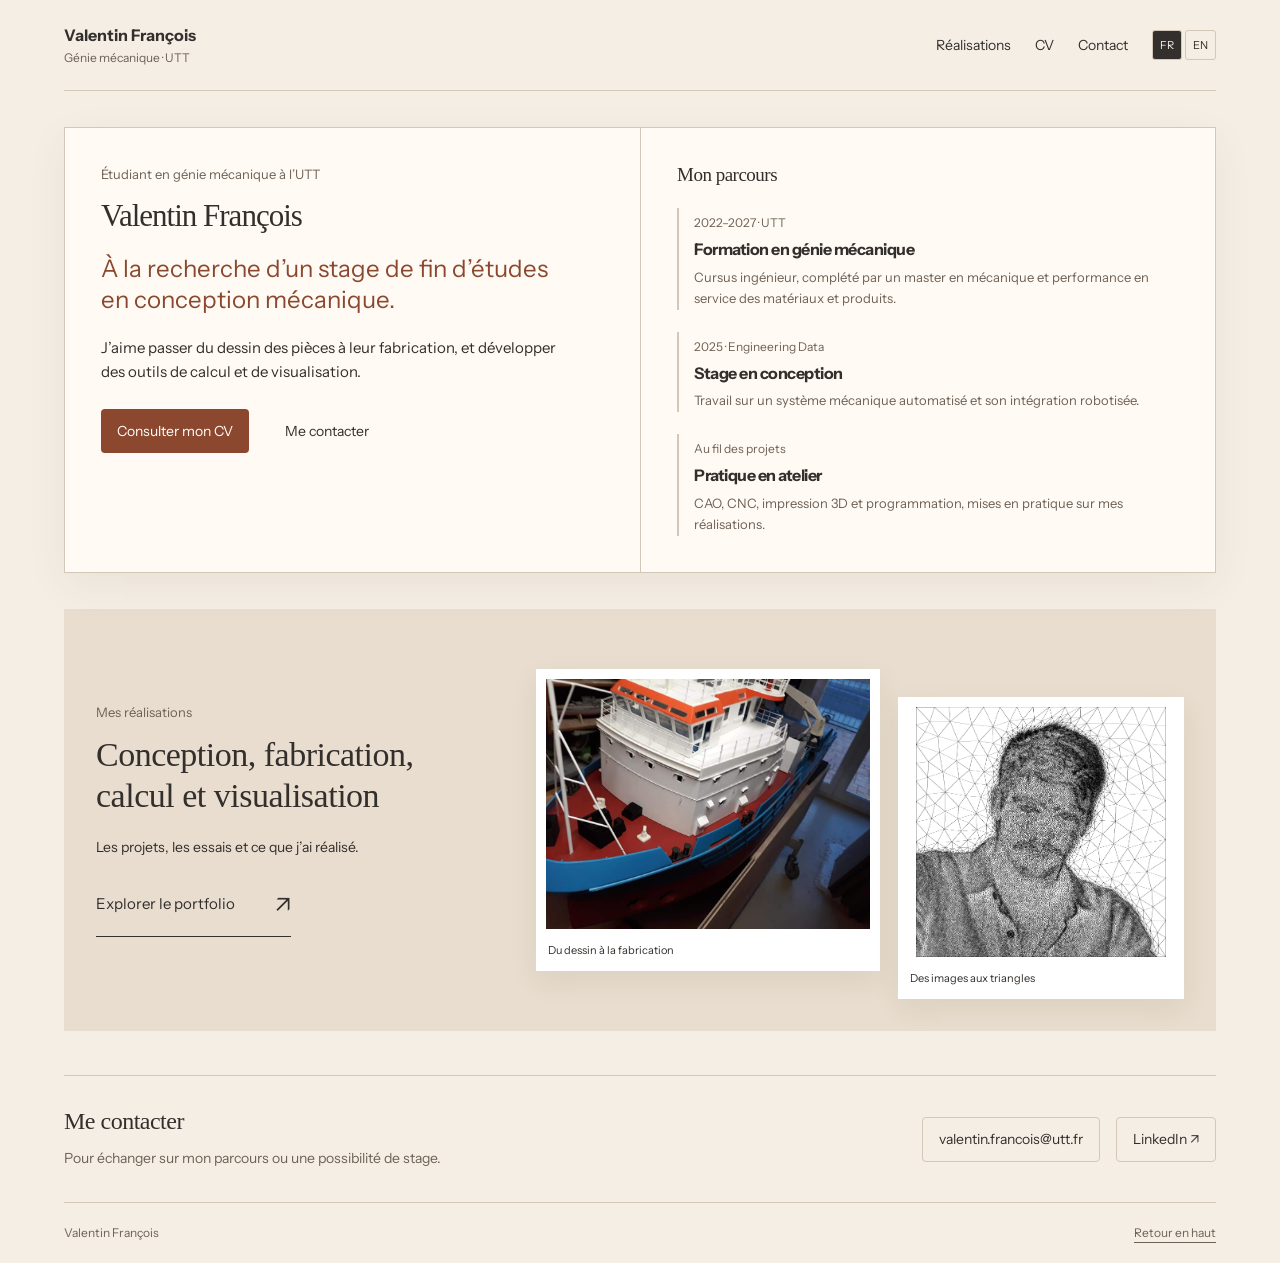
<file: index.html>
<!doctype html><html lang="fr"><head><meta charset="utf-8"><meta name="viewport" content="width=device-width,initial-scale=1"><meta name="referrer" content="no-referrer"><meta http-equiv="Content-Security-Policy" content="default-src 'self'; script-src 'self'; style-src 'self'; img-src 'self' data:; media-src 'self'; font-src 'self'; connect-src 'none'; object-src 'none'; base-uri 'none'; form-action 'none'"><title>Valentin François — Présentation</title><link rel="stylesheet" href="shared/common.css?v=287ab3aba1d5"><link rel="stylesheet" href="shared/round-three.css?v=5eefbe527104"><link rel="stylesheet" href="theme.css?v=60406e2968bf"><link rel="stylesheet" href="shared/album-variations.css?v=f61e6656d7dc"><script src="shared/round-three.js?v=5863e6a44293" defer></script><meta name="description" content="Une sélection de mes projets en conception, fabrication, calcul et visualisation. Ce portfolio retrace mon parcours, de mes premières réalisations en atelier à mes travaux actuels."><meta property="og:title" content="Valentin François — Présentation"><meta property="og:description" content="Une sélection de mes projets en conception, fabrication, calcul et visualisation. Ce portfolio retrace mon parcours, de mes premières réalisations en atelier à mes travaux actuels."><meta property="og:type" content="website"><meta property="og:url" content="https://valentin-francois.github.io/"><meta property="og:image" content="https://valentin-francois.github.io/assets/portfolio-preview.png"><meta property="og:image:width" content="1200"><meta property="og:image:height" content="627"><link rel="canonical" href="https://valentin-francois.github.io/"><link rel="stylesheet" href="shared/publication.css?v=a9c066d909a7"><script src="i18n.js?v=01ff9d672e42" defer></script></head><body class="round-three album album-edition home"><a class="skip" href="#contenu">Aller au contenu</a><header class="site-header"><a class="brand" href="index.html">Valentin François<span>Génie mécanique · UTT</span></a><nav aria-label="Navigation principale"><a href="portfolio.html">Réalisations</a><a data-cv-link href="output/pdf/CV-Valentin-Francois-FR-illustre.pdf?v=7b9af9a30fbf">CV</a><a href="#contact">Contact</a><div class="language-switch" role="group" aria-label="Langue"><button type="button" data-language="fr" aria-pressed="true">FR</button><button type="button" data-language="en" aria-pressed="false">EN</button></div></nav></header><main id="contenu"><div class="edition-spread"><section class="edition-profile"><div class="profile-copy"><p class="eyebrow">Étudiant en génie mécanique à l’UTT</p><h1>Valentin François</h1><p class="stage">À la recherche d’un stage de fin d’études en conception mécanique.</p><p class="bio">J’aime passer du dessin des pièces à leur fabrication, et développer des outils de calcul et de visualisation.</p><div class="profile-actions"><a class="primary-link" data-cv-link href="output/pdf/CV-Valentin-Francois-FR-illustre.pdf?v=7b9af9a30fbf">Consulter mon CV</a><a href="#contact">Me contacter</a></div></div></section><section class="journey" aria-labelledby="journey-title"><h2 id="journey-title">Mon parcours</h2><div class="journey-items"><article><span>2022–2027 · UTT</span><h3>Formation en génie mécanique</h3><p>Cursus ingénieur, complété par un master en mécanique et performance en service des matériaux et produits.</p></article><article><span>2025 · Engineering Data</span><h3>Stage en conception</h3><p>Travail sur un système mécanique automatisé et son intégration robotisée.</p></article><article><span>Au fil des projets</span><h3>Pratique en atelier</h3><p>CAO, CNC, impression 3D et programmation, mises en pratique sur mes réalisations.</p></article></div></section></div><a class="edition-door" href="portfolio.html"><div class="edition-title"><p class="eyebrow">Mes réalisations</p><h2>Conception, fabrication, <br>calcul et visualisation</h2><p>Les projets, les essais et ce que j’ai réalisé.</p><span class="open-label">Explorer le portfolio <span aria-hidden="true">↗</span></span></div><div class="edition-photos"><figure><img src="assets/130-FB_IMG_1637682945299.jpg" alt="Bateau radiocommandé construit en bois"><figcaption>Du dessin à la fabrication</figcaption></figure><figure><img src="assets/maillage-noir-valide.png" alt="Portrait reproduit avec les arêtes d’un maillage adaptatif"><figcaption>Des images aux triangles</figcaption></figure></div></a><section id="contact" class="contact-area"><div><h2>Me contacter</h2><p>Pour échanger sur mon parcours ou une possibilité de stage.</p></div><div class="contact-actions"><a href="mailto:valentin.francois@utt.fr">valentin.francois@utt.fr</a><a href="https://www.linkedin.com/in/valentin-fran%C3%A7ois-31057825a" target="_blank" rel="noopener noreferrer">LinkedIn ↗</a></div></section></main><footer><span>Valentin François</span><a href="#contenu">Retour en haut</a></footer></body></html>
</file>
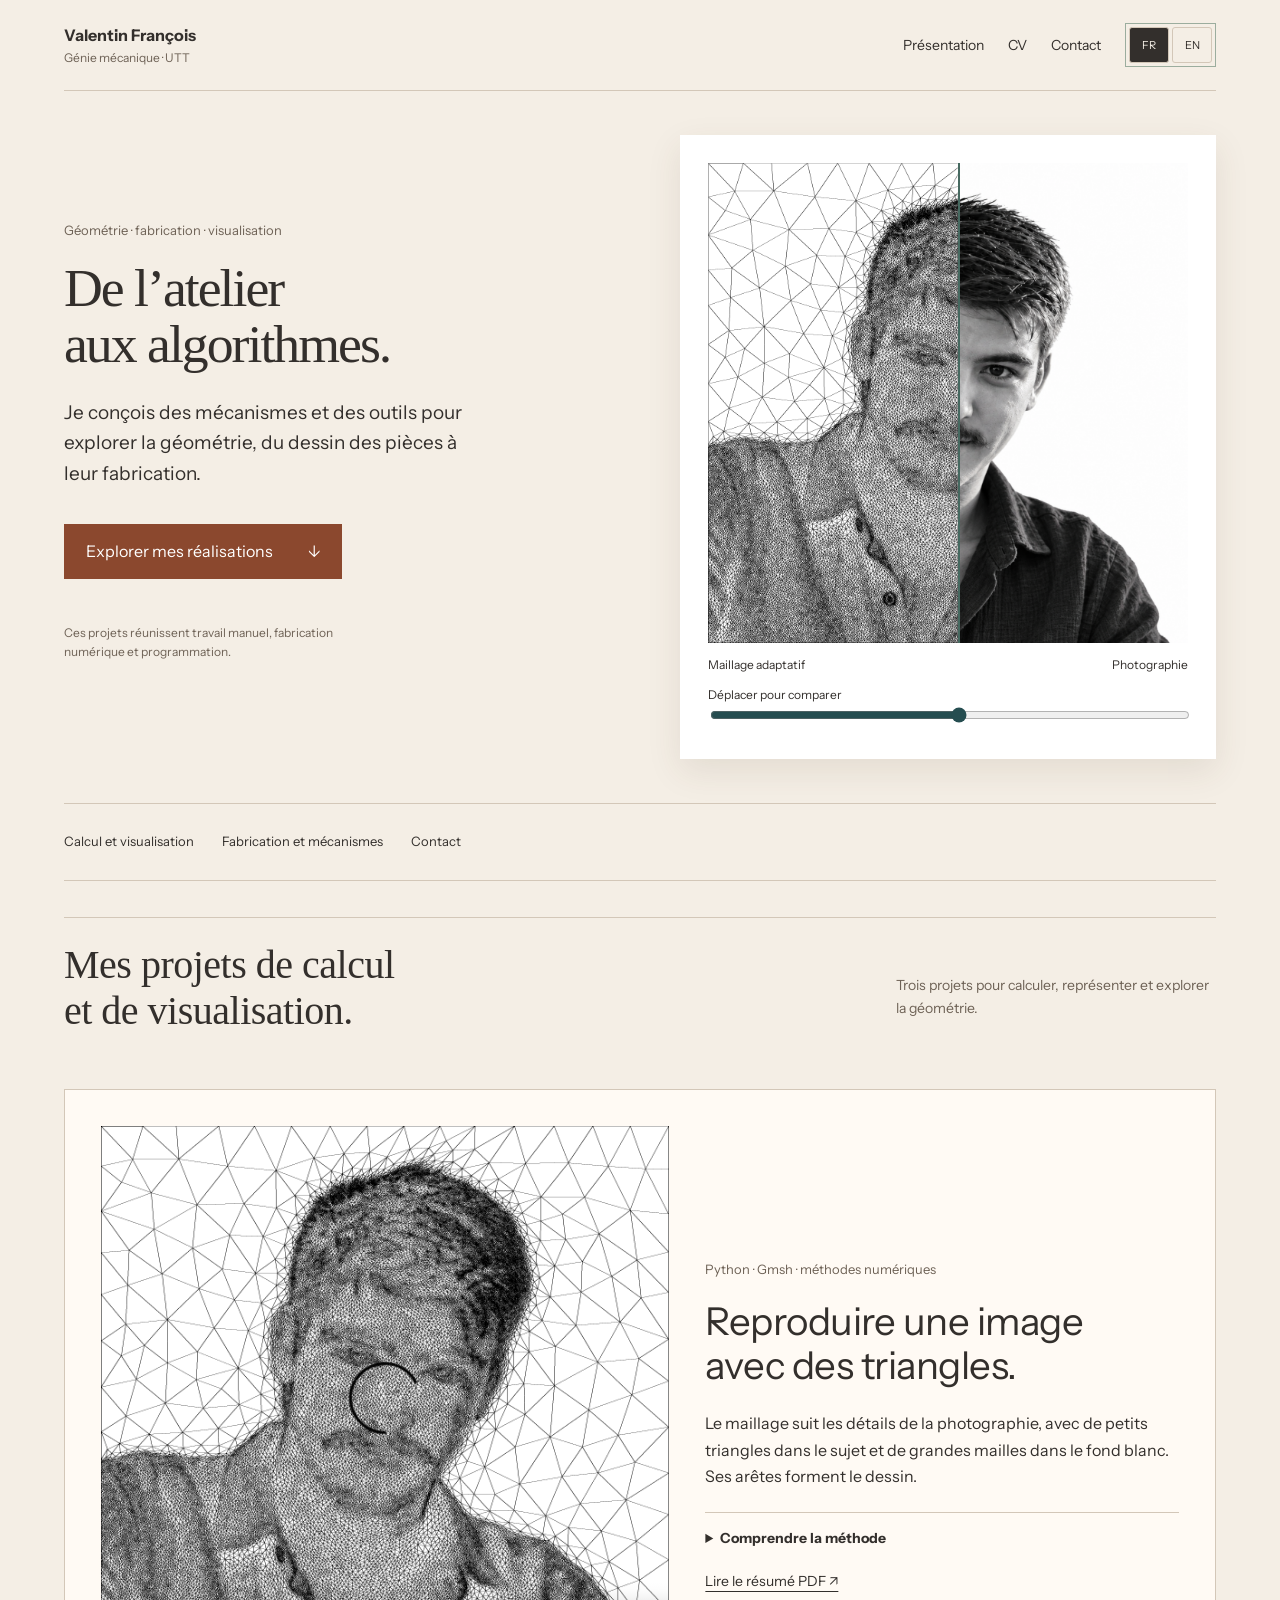
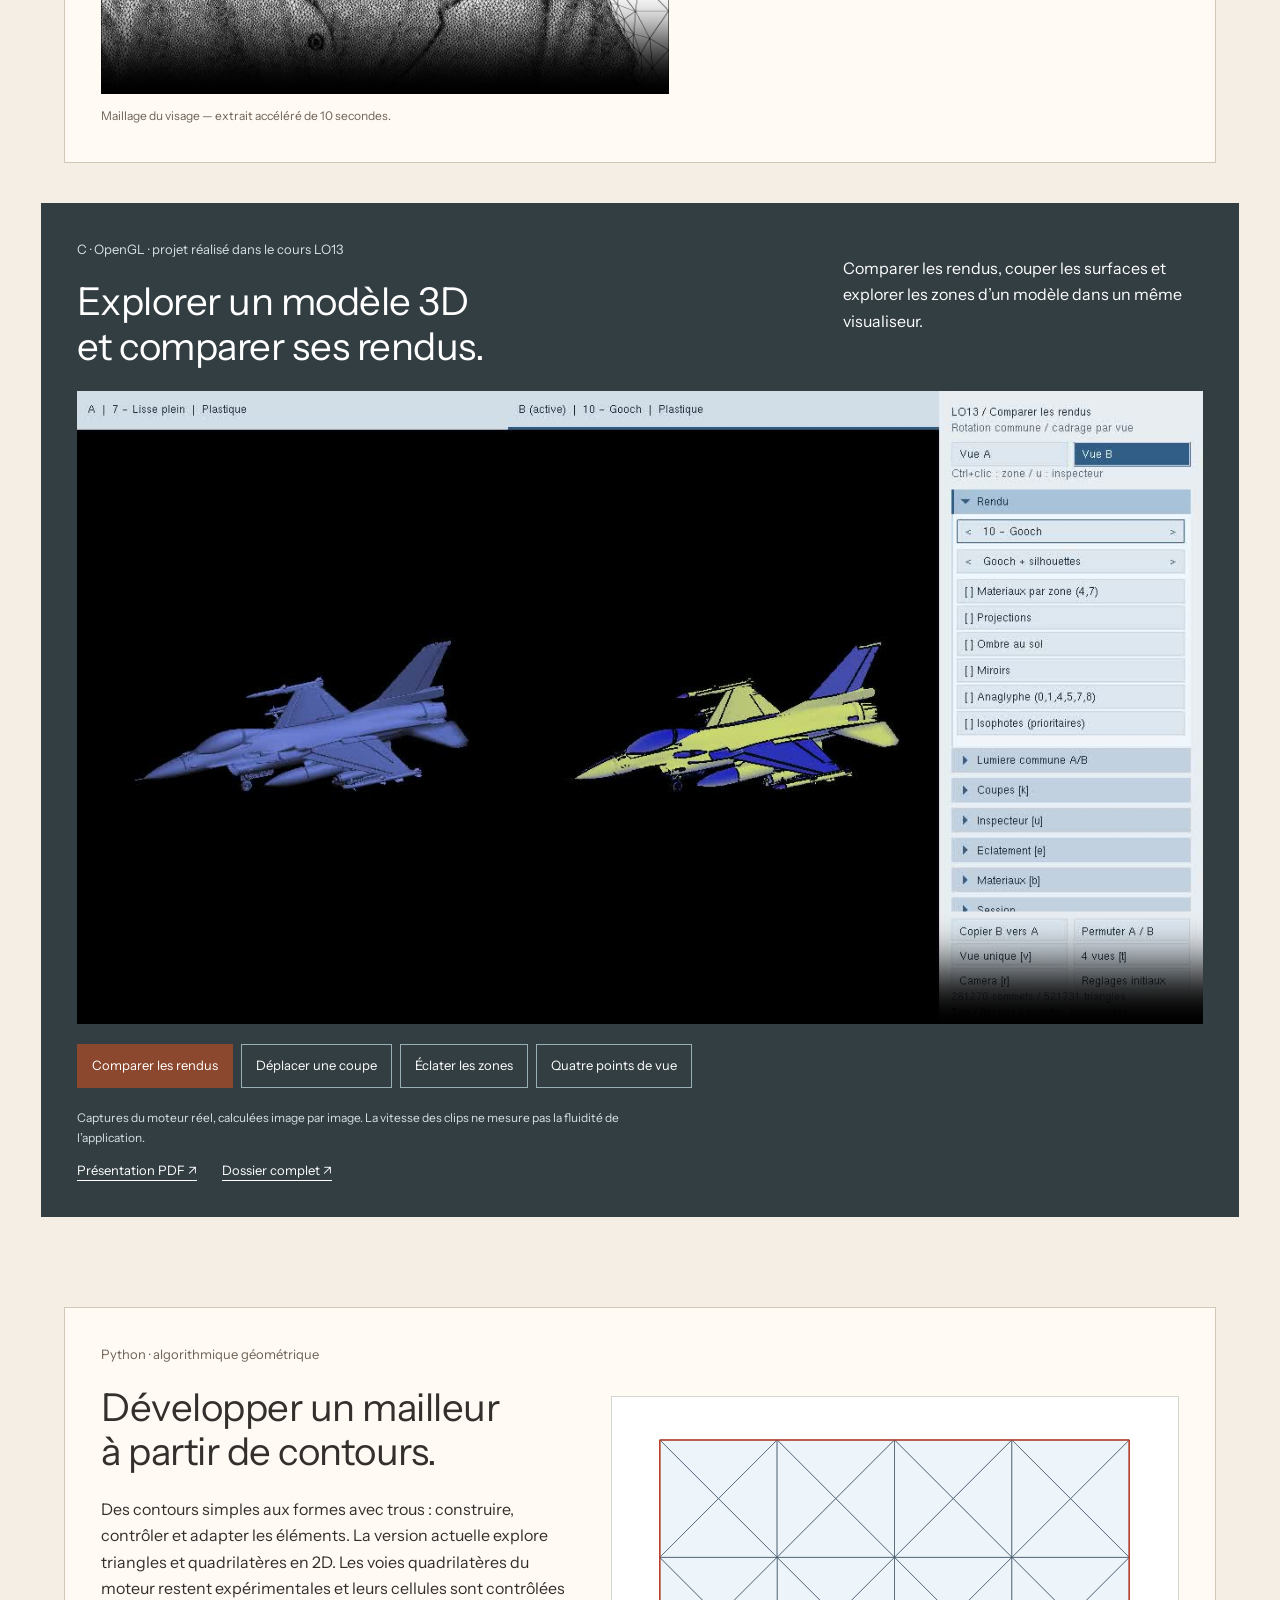
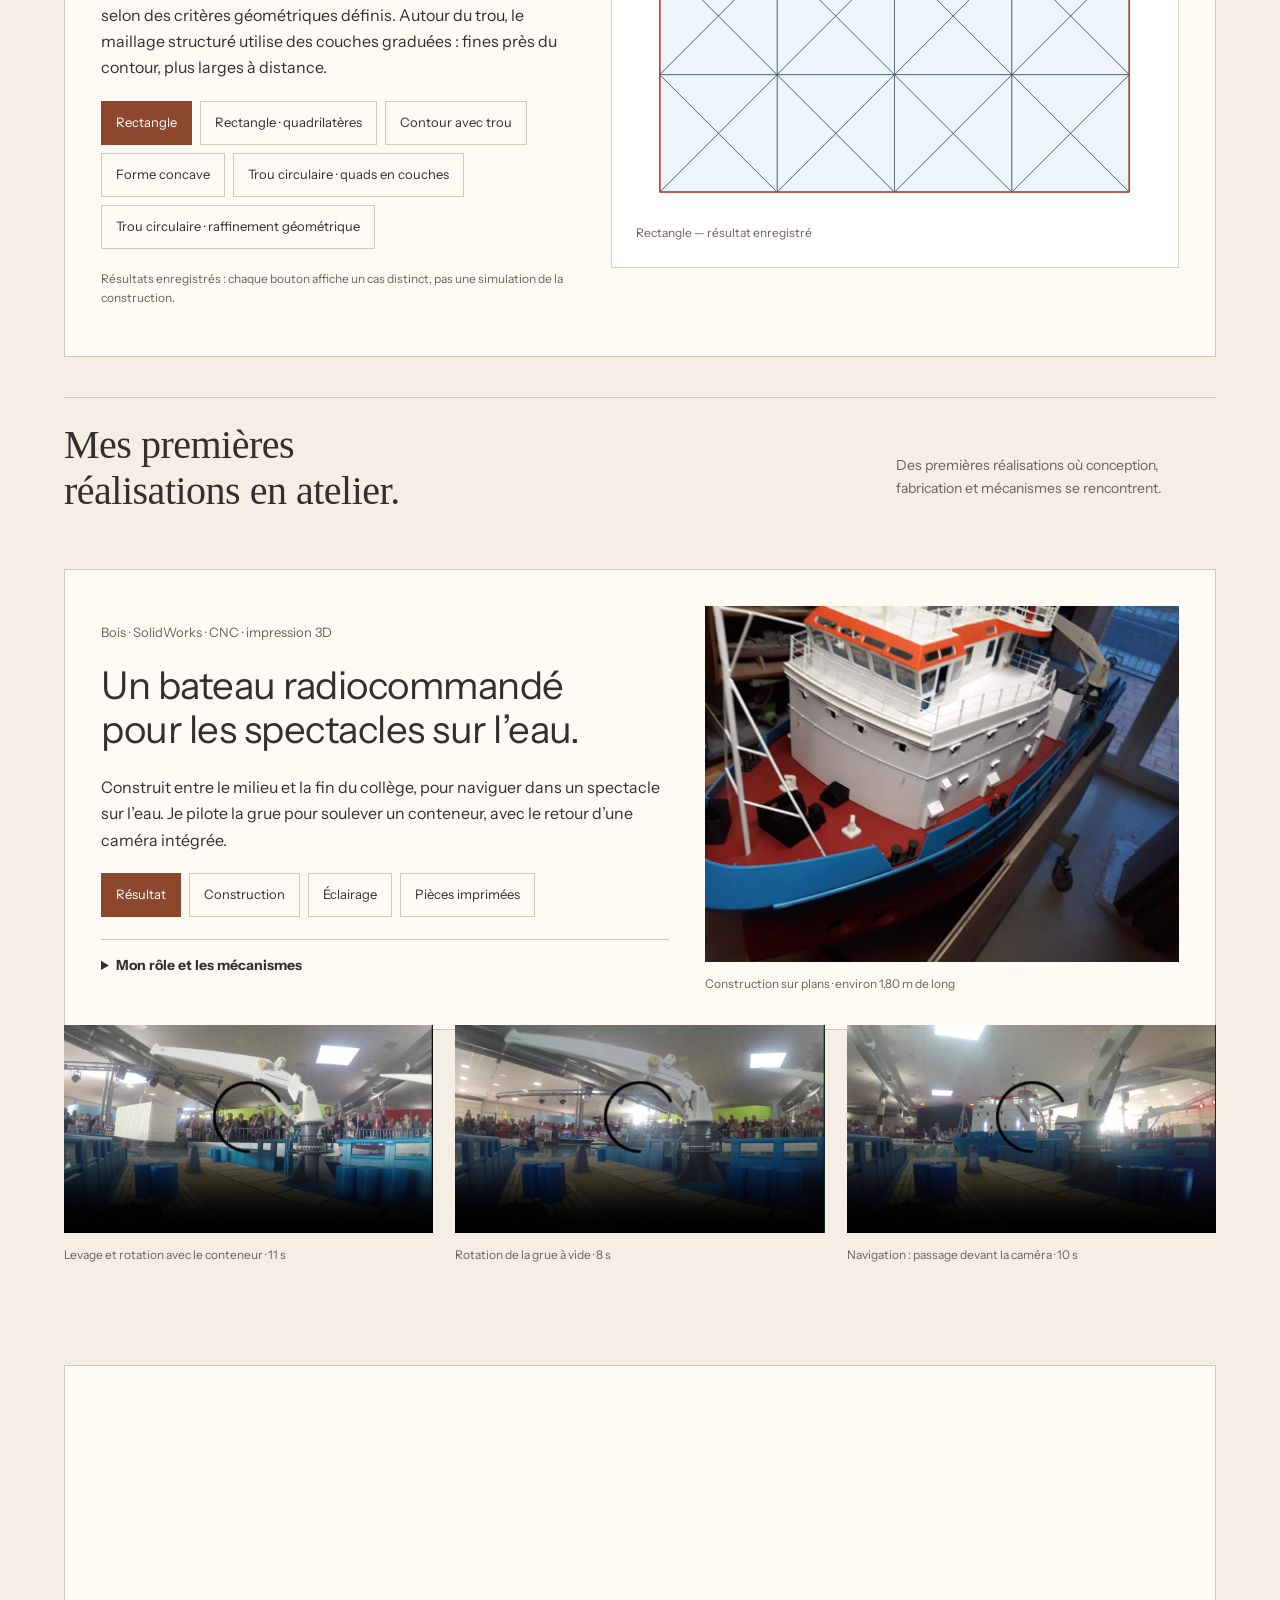
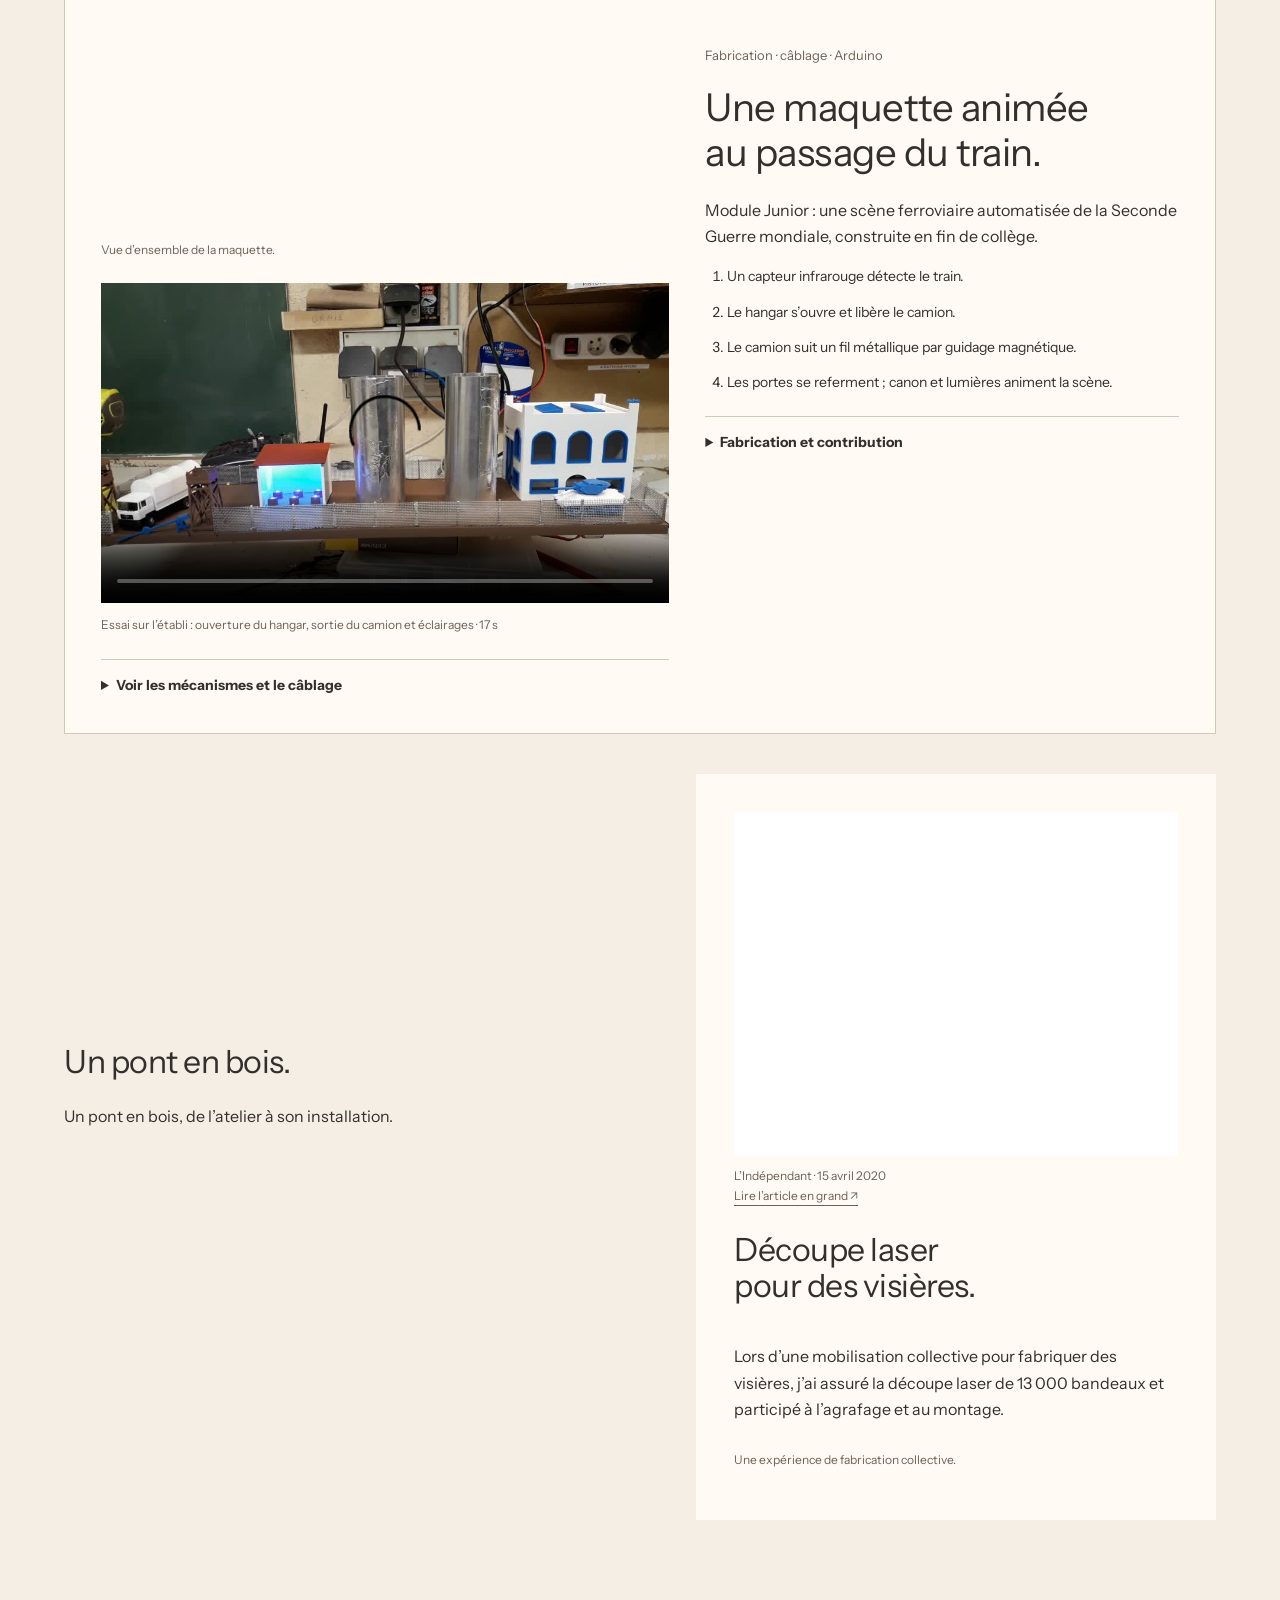
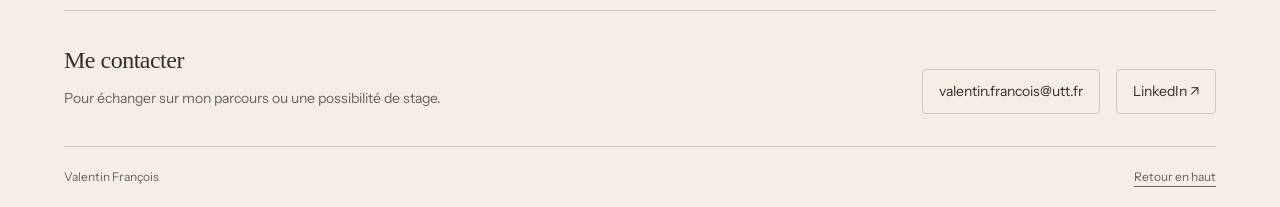
<file: portfolio.html>
<!doctype html><html lang="fr"><head><meta charset="utf-8"><meta name="viewport" content="width=device-width,initial-scale=1"><meta name="referrer" content="no-referrer"><meta http-equiv="Content-Security-Policy" content="default-src 'self'; script-src 'self'; style-src 'self'; img-src 'self' data:; media-src 'self'; font-src 'self'; connect-src 'none'; object-src 'none'; base-uri 'none'; form-action 'none'"><title>Valentin François — Portfolio</title><link rel="stylesheet" href="shared/portfolio-base.css?v=52163b286e80"><link rel="stylesheet" href="shared/common.css?v=287ab3aba1d5"><link rel="stylesheet" href="shared/round-three.css?v=5eefbe527104"><link rel="stylesheet" href="theme.css?v=60406e2968bf"><link rel="stylesheet" href="shared/album-variations.css?v=f61e6656d7dc"><script src="shared/projects.js?v=736afbfdadcc" defer></script><link rel="stylesheet" href="responsive.css?v=bce520d89175"><meta name="description" content="Une sélection de mes projets en conception, fabrication, calcul et visualisation. Ce portfolio retrace mon parcours, de mes premières réalisations en atelier à mes travaux actuels."><meta property="og:title" content="Valentin François — Portfolio"><meta property="og:description" content="Une sélection de mes projets en conception, fabrication, calcul et visualisation. Ce portfolio retrace mon parcours, de mes premières réalisations en atelier à mes travaux actuels."><meta property="og:type" content="website"><meta property="og:url" content="https://valentin-francois.github.io/portfolio.html"><meta property="og:image" content="https://valentin-francois.github.io/assets/portfolio-preview.png"><meta property="og:image:width" content="1200"><meta property="og:image:height" content="627"><link rel="canonical" href="https://valentin-francois.github.io/portfolio.html"><link rel="stylesheet" href="shared/publication.css?v=a9c066d909a7"><script src="i18n.js?v=01ff9d672e42" defer></script></head><body class="round-three album album-edition portfolio"><a class="skip" href="#contenu">Aller au contenu</a><header class="site-header"><a class="brand" href="index.html">Valentin François<span>Génie mécanique · UTT</span></a><nav aria-label="Navigation principale"><a href="index.html">Présentation</a><a data-cv-link href="output/pdf/CV-Valentin-Francois-FR-illustre.pdf?v=7b9af9a30fbf">CV</a><a href="#contact">Contact</a><div class="language-switch" role="group" aria-label="Langue"><button type="button" data-language="fr" aria-pressed="true">FR</button><button type="button" data-language="en" aria-pressed="false">EN</button></div></nav></header><main id="contenu"><section class="hero portfolio-intro"><div class="hero-copy"><p class="intro">Géométrie · fabrication · visualisation</p><h1>De l’atelier <br>aux algorithmes.</h1><p class="lead">Je conçois des mécanismes et des outils pour explorer la géométrie, du dessin des pièces à leur fabrication.</p><a class="button" href="#numerique">Explorer mes réalisations <span>↓</span></a><p class="aside">Ces projets réunissent travail manuel, fabrication numérique et programmation.</p></div><div class="hero-visual"><div class="compare" id="compare"><img src="assets/Profil-original.png" alt="Portrait original utilisé pour le maillage"><img class="overlay" src="assets/maillage-noir-valide.png" alt="Même portrait reproduit uniquement par des arêtes de triangles"><div class="divider"></div></div><div class="compare-labels"><span>Maillage adaptatif</span><span>Photographie</span></div><label class="range-label" for="reveal">Déplacer pour comparer</label><input id="reveal" type="range" min="0" max="100" value="52" aria-label="Part du portrait maillé visible"></div></section><nav class="reading-nav" aria-label="Accès aux projets"><a href="#numerique">Calcul et visualisation</a><a href="#atelier">Fabrication et mécanismes</a><a href="#contact">Contact</a></nav><section id="numerique" class="projects"><div class="section-heading"><h2>Mes projets de calcul <br>et de visualisation.</h2><p>Trois projets pour calculer, représenter et explorer la géométrie.</p></div>
<article class="image-project"><div><p class="category">Python · Gmsh · méthodes numériques</p><h3>Reproduire une image <br>avec des triangles.</h3><p>Le maillage suit les détails de la photographie, avec de petits triangles dans le sujet et de grandes mailles dans le fond blanc. Ses arêtes forment le dessin.</p><details><summary>Comprendre la méthode</summary><p>Les variations des niveaux de gris guident la taille et l’orientation des triangles. Le laboratoire compare plusieurs métriques, reconstruit l’image et mesure les erreurs. La qualité du dessin se juge aussi visuellement.</p><a href="assets/Fonctionnement-detaille-maillage-image.html">Fonctionnement détaillé ↗</a></details><a class="text-link" href="assets/Pitch-projet-maillage-image.pdf?v=b7feba1427c4">Lire le résumé PDF ↗</a></div><figure><video controls playsinline preload="none" poster="assets/maillage-noir-valide.png" src="assets/profil-derniere-passe-10s.mp4"></video><figcaption>Maillage du visage — extrait accéléré de 10 secondes.</figcaption></figure></article>
<article class="lo13"><div class="lo13-heading"><div><p class="category">C · OpenGL · projet réalisé dans le cours LO13</p><h3>Explorer un modèle 3D <br>et comparer ses rendus.</h3></div><p>Comparer les rendus, couper les surfaces et explorer les zones d’un modèle dans un même visualiseur.</p></div><video id="lo-video" controls playsinline preload="metadata" poster="assets/04_comparaison_gooch-poster.jpg" src="assets/04_comparaison_gooch.mp4"></video><div class="choices" aria-label="Choisir une démonstration du visualiseur 3D"><button aria-pressed="true" data-video="04_comparaison_gooch.mp4" data-poster="04_comparaison_gooch-poster.jpg">Comparer les rendus</button><button aria-pressed="false" data-video="05_coupe_mobile.mp4" data-poster="05_coupe_mobile-poster.jpg">Déplacer une coupe</button><button aria-pressed="false" data-video="10_eclatement_global.mp4" data-poster="10_eclatement_global-poster.jpg">Éclater les zones</button><button aria-pressed="false" data-video="15_quatre_vues_rotation.mp4" data-poster="15_quatre_vues_rotation-poster.jpg">Quatre points de vue</button></div><p class="caption">Captures du moteur réel, calculées image par image. La vitesse des clips ne mesure pas la fluidité de l’application.</p><div class="doc-links"><a href="assets/Visualisation-3D-Presentation.pdf?v=8cfa90db1344">Présentation PDF ↗</a><a href="assets/Visualisation-3D-Dossier-complet.pdf?v=7bf4590d0b99">Dossier complet ↗</a></div></article>
<article class="mesh-project"><div><p class="category">Python · algorithmique géométrique</p><h3>Développer un mailleur <br>à partir de contours.</h3><p>Des contours simples aux formes avec trous : construire, contrôler et adapter les éléments. La version actuelle explore triangles et quadrilatères en 2D. Les voies quadrilatères du moteur restent expérimentales et leurs cellules sont contrôlées selon des critères géométriques définis. Autour du trou, le maillage structuré utilise des couches graduées : fines près du contour, plus larges à distance.</p><div class="choices vertical" aria-label="Choisir un résultat du Mailleur"><button aria-pressed="true" data-mesh="rectangle">Rectangle</button><button aria-pressed="false" data-mesh="quadSimple">Rectangle · quadrilatères</button><button aria-pressed="false" data-mesh="trou">Contour avec trou</button><button aria-pressed="false" data-mesh="u">Forme concave</button><button aria-pressed="false" data-mesh="quad">Trou circulaire · quads en couches</button><button aria-pressed="false" data-mesh="geometrique">Trou circulaire · raffinement géométrique</button></div><p class="caption">Résultats enregistrés : chaque bouton affiche un cas distinct, pas une simulation de la construction.</p></div><figure class="mesh-sheet"><img id="mesh-image" src="assets/mailleur-rectangle.svg" alt="Résultat enregistré du maillage d’un rectangle"><figcaption id="mesh-caption" aria-live="polite">Rectangle — maillage enregistré</figcaption></figure></article></section>
<section id="atelier" class="workshop"><div class="section-heading"><h2>Mes premières <br>réalisations en atelier.</h2><p>Des premières réalisations où conception, fabrication et mécanismes se rencontrent.</p></div><article class="boat"><figure><img id="boat-image" loading="lazy" src="assets/130-FB_IMG_1637682945299.jpg" alt="Maquette de bateau en bois, cabine et pont détaillés"><figcaption>Construction sur plans · environ 1,80 m de long</figcaption></figure><div><p class="category">Bois · SolidWorks · CNC · impression 3D</p><h3>Un bateau radiocommandé <br>pour les spectacles sur l’eau.</h3><p>Construit entre le milieu et la fin du collège, pour naviguer dans un spectacle sur l’eau. Je pilote la grue pour soulever un conteneur, avec le retour d’une caméra intégrée.</p><div class="choices" aria-label="Explorer le bateau"><button data-boat="130-FB_IMG_1637682945299.jpg" aria-pressed="true">Résultat</button><button data-boat="135-FB_IMG_1637682981006.jpg" aria-pressed="false">Construction</button><button data-boat="138-FB_IMG_1637683509797.jpg" aria-pressed="false">Éclairage</button><button data-boat="142-FB_IMG_1637687394348.jpg" aria-pressed="false">Pièces imprimées</button></div><details><summary>Mon rôle et les mécanismes</summary><p>J’ai construit mon propre bateau à partir de plans, avec l’aide de mon père. Cabine usinée à la CNC, accastillage imprimé en 3D, grue dessinée en CAO.</p><p>Rotation de la grue, levage par vérin électrique, crochet sur treuil et caméra intégrée. Télécommande commune pour la navigation, la grue et deux lances à eau ; propulseur d’étrave et deux hélices arrière.</p></details></div></article>
<div class="boat-clips" aria-label="Vidéos du bateau et de sa grue"><figure><video controls playsinline preload="none" poster="assets/bateau-grue-levage-rotation.jpg" src="assets/bateau-grue-levage-rotation.mp4"></video><figcaption>Levage et rotation avec le conteneur · 11 s</figcaption></figure><figure><video controls playsinline preload="none" poster="assets/bateau-grue-rotation.jpg" src="assets/bateau-grue-rotation.mp4"></video><figcaption>Rotation de la grue à vide · 8 s</figcaption></figure><figure><video controls playsinline preload="none" poster="assets/bateau-navigation-10s.jpg" src="assets/bateau-navigation-10s.mp4"></video><figcaption>Navigation : passage devant la caméra · 10 s</figcaption></figure></div>
<article class="junior"><div><p class="category">Fabrication · câblage · Arduino</p><h3>Une maquette animée <br>au passage du train.</h3><p>Module Junior : une scène ferroviaire automatisée de la Seconde Guerre mondiale, construite en fin de collège.</p><ol class="sequence"><li>Un capteur infrarouge détecte le train.</li><li>Le hangar s’ouvre et libère le camion.</li><li>Le camion suit un fil métallique par guidage magnétique.</li><li>Les portes se referment ; canon et lumières animent la scène.</li></ol><details><summary>Fabrication et contribution</summary><p>J’ai réalisé la maquette, les infrastructures en CNC et impression 3D, le câblage et l’intégration de l’automatisation Arduino.</p></details></div><div class="junior-media"><figure><div class="junior-overview"><img loading="lazy" src="assets/module-junior-photo-source.jpg" alt="Vue d’ensemble du Module Junior dans sa caisse en bois, avec le hangar, les silos et le tank"></div><figcaption>Vue d’ensemble de la maquette.</figcaption></figure><figure><video controls playsinline preload="none" poster="assets/module-junior-video-poster.jpg" src="assets/module-junior-demonstration.mp4"></video><figcaption>Essai sur l’établi : ouverture du hangar, sortie du camion et éclairages · 17 s</figcaption></figure><details class="junior-build"><summary>Voir les mécanismes et le câblage</summary><img loading="lazy" src="assets/060-20190512_110002.jpg" alt="Mécanismes et câblage sous le Module Junior"></details></div></article>
<div class="extras"><article><img loading="lazy" src="assets/007-IMG-20210619-WA0004.jpg" alt="Pont en bois peint en rouge installé au-dessus d’un cours d’eau"><h3>Un pont en bois.</h3><p>Un pont en bois, de l’atelier à son installation.</p></article><article class="visors"><figure class="press-clipping"><a href="assets/visieres-article-independant-2020.jpg" target="_blank" rel="noopener"><span class="press-preview"><img loading="lazy" src="assets/visieres-article-independant-2020.jpg" alt="Titre et photo de l’article de L’Indépendant : Un collectif se mobilise contre le Covid-19"></span></a><figcaption>L’Indépendant · 15 avril 2020 <br><a href="assets/visieres-article-independant-2020.jpg" target="_blank" rel="noopener">Lire l’article en grand ↗</a></figcaption></figure><h3>Découpe laser <br>pour des visières.</h3><p>Lors d’une mobilisation collective pour fabriquer des visières, j’ai assuré la découpe laser de 13 000 bandeaux et participé à l’agrafage et au montage.</p><p class="caption">Une expérience de fabrication collective.</p></article></div></section>
<section id="contact" class="contact-area"><div><h2>Me contacter</h2><p>Pour échanger sur mon parcours ou une possibilité de stage.</p></div><div class="contact-actions"><a href="mailto:valentin.francois@utt.fr">valentin.francois@utt.fr</a><a href="https://www.linkedin.com/in/valentin-fran%C3%A7ois-31057825a" target="_blank" rel="noopener noreferrer">LinkedIn ↗</a></div></section></main><footer><span>Valentin François</span><a href="#contenu">Retour en haut</a></footer></body></html>
</file>
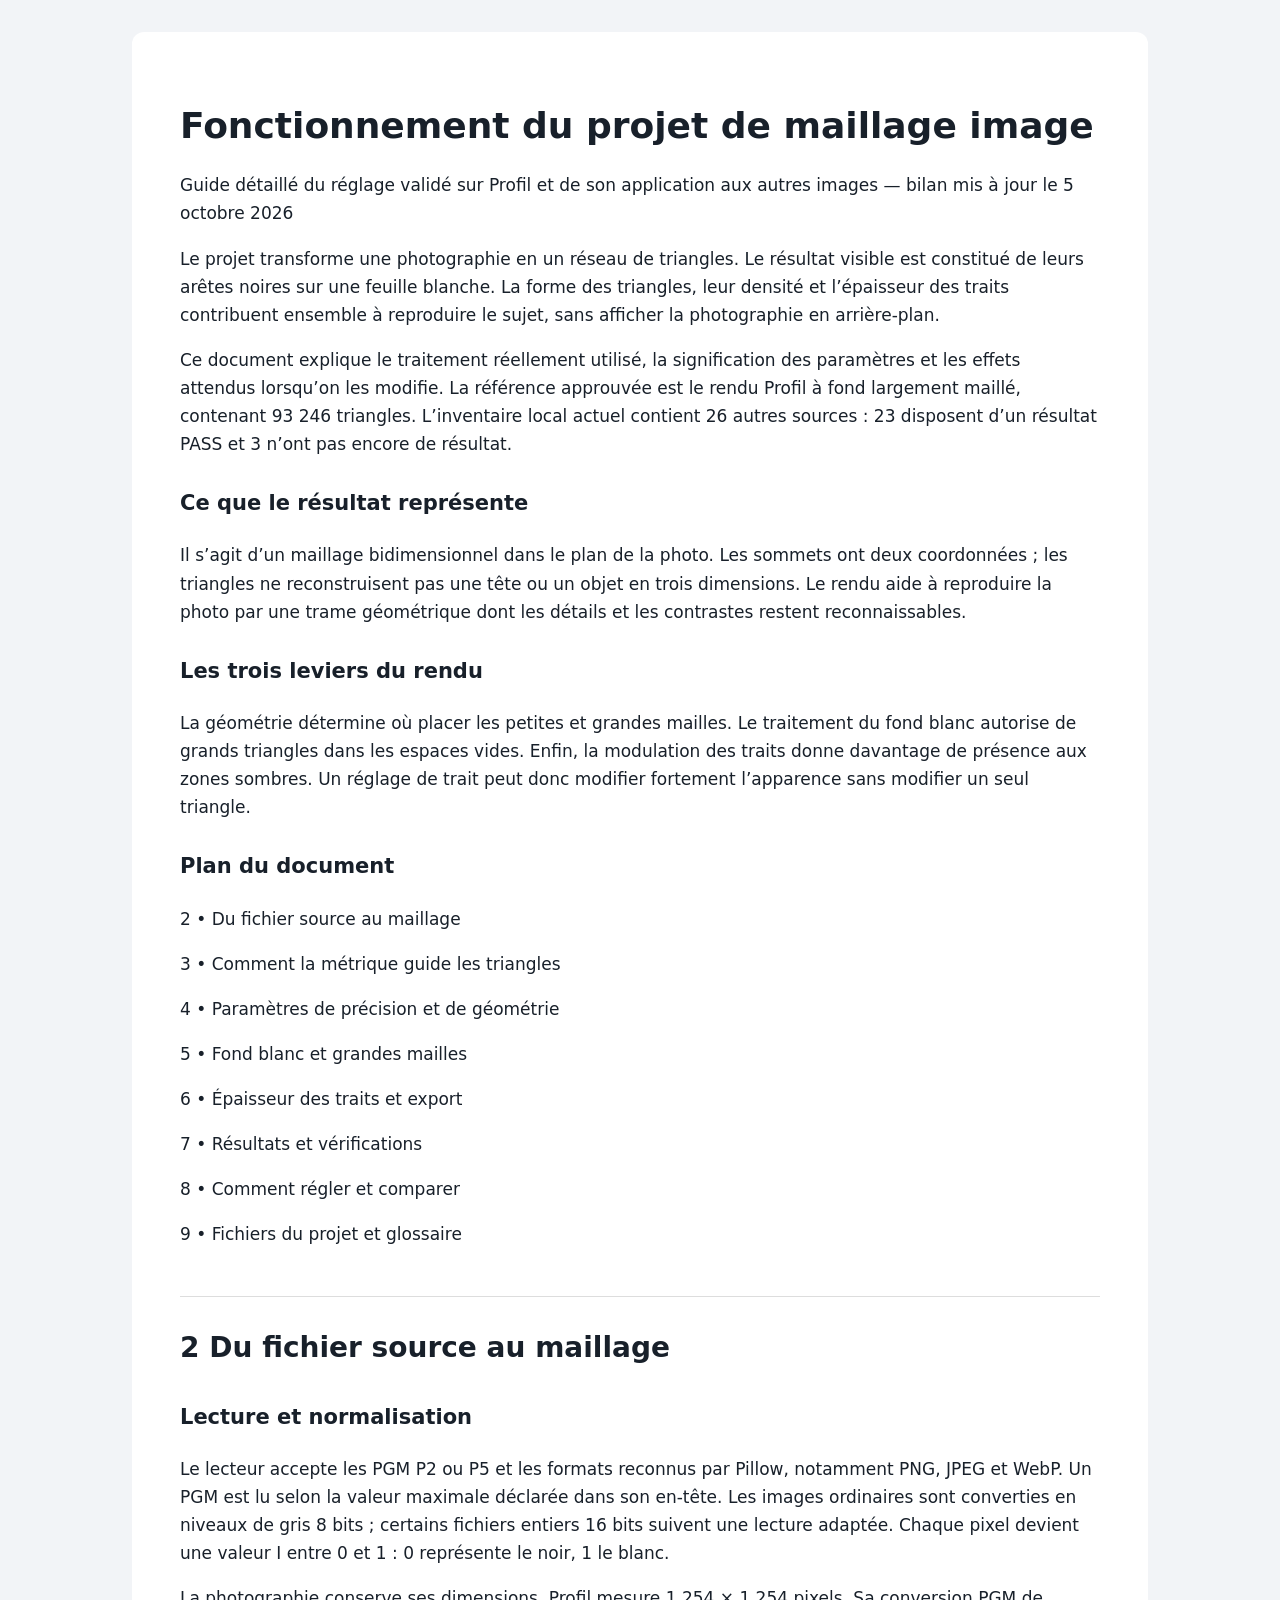
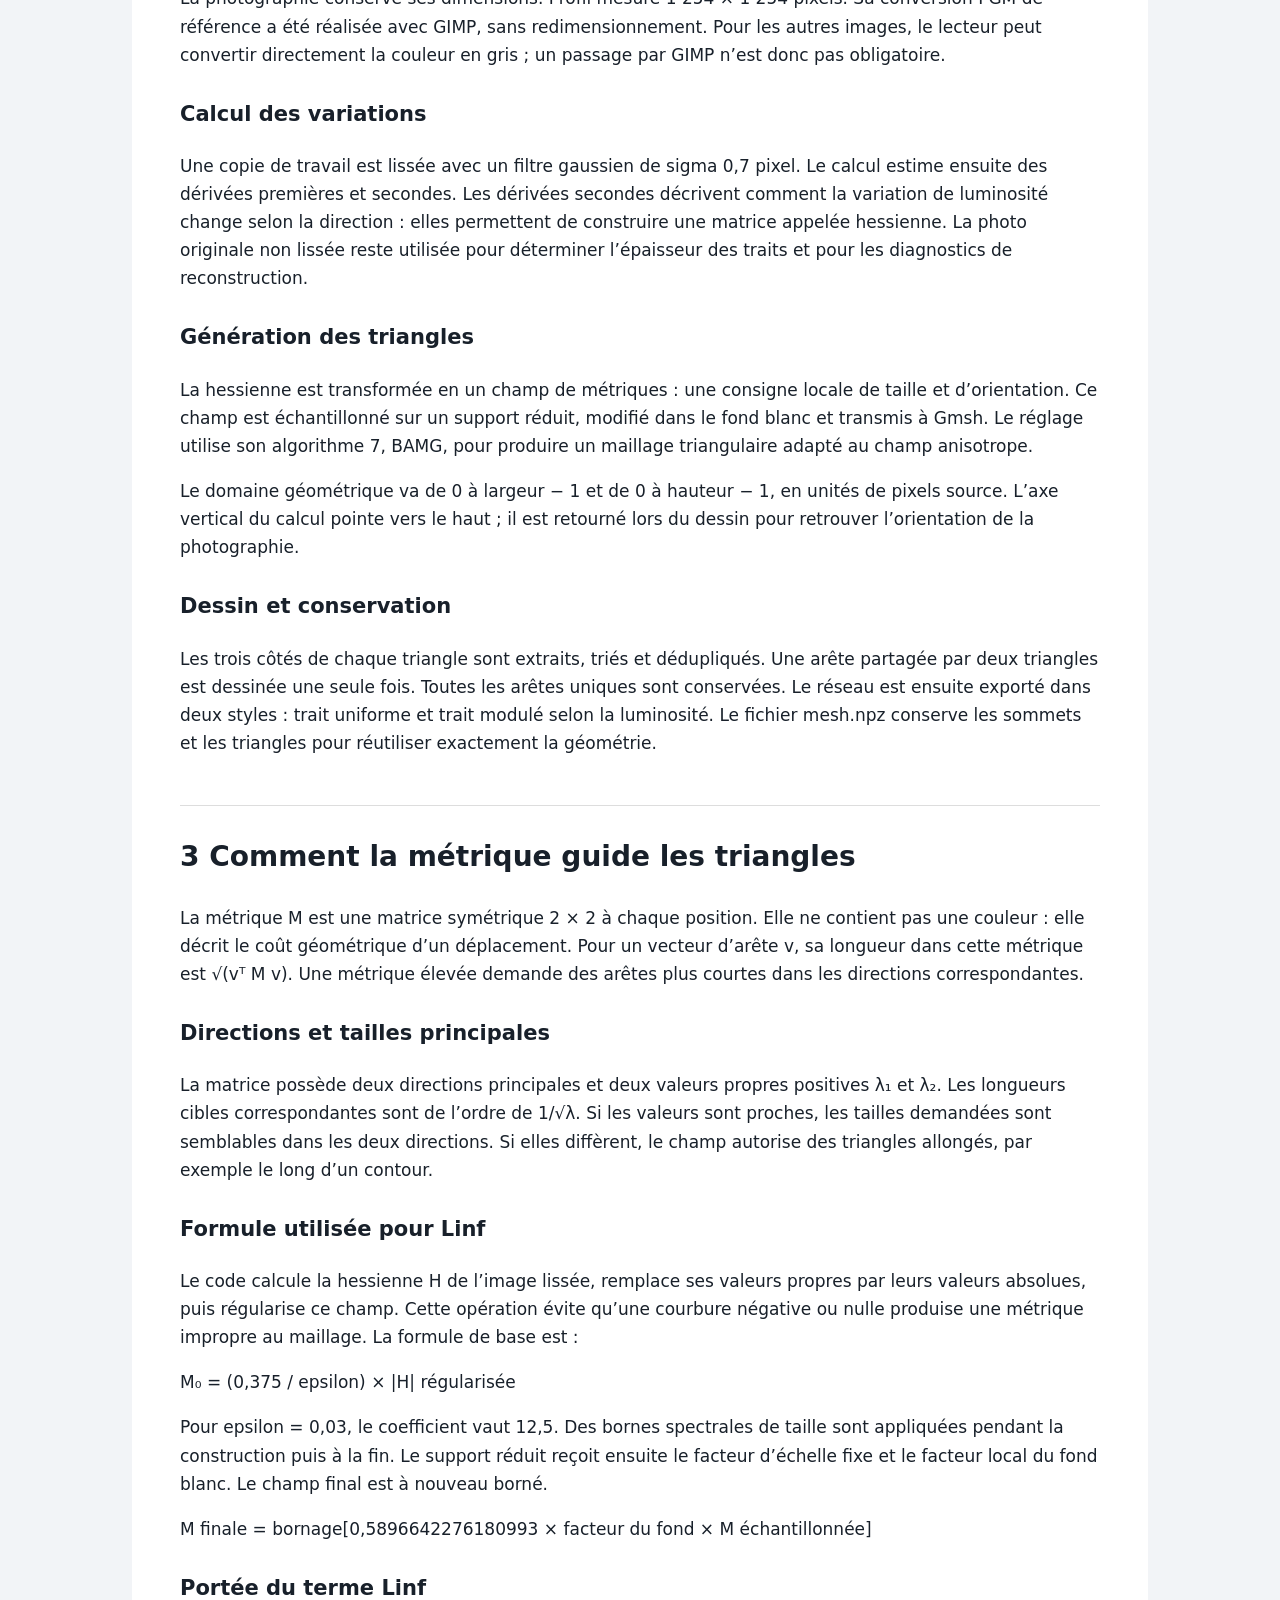
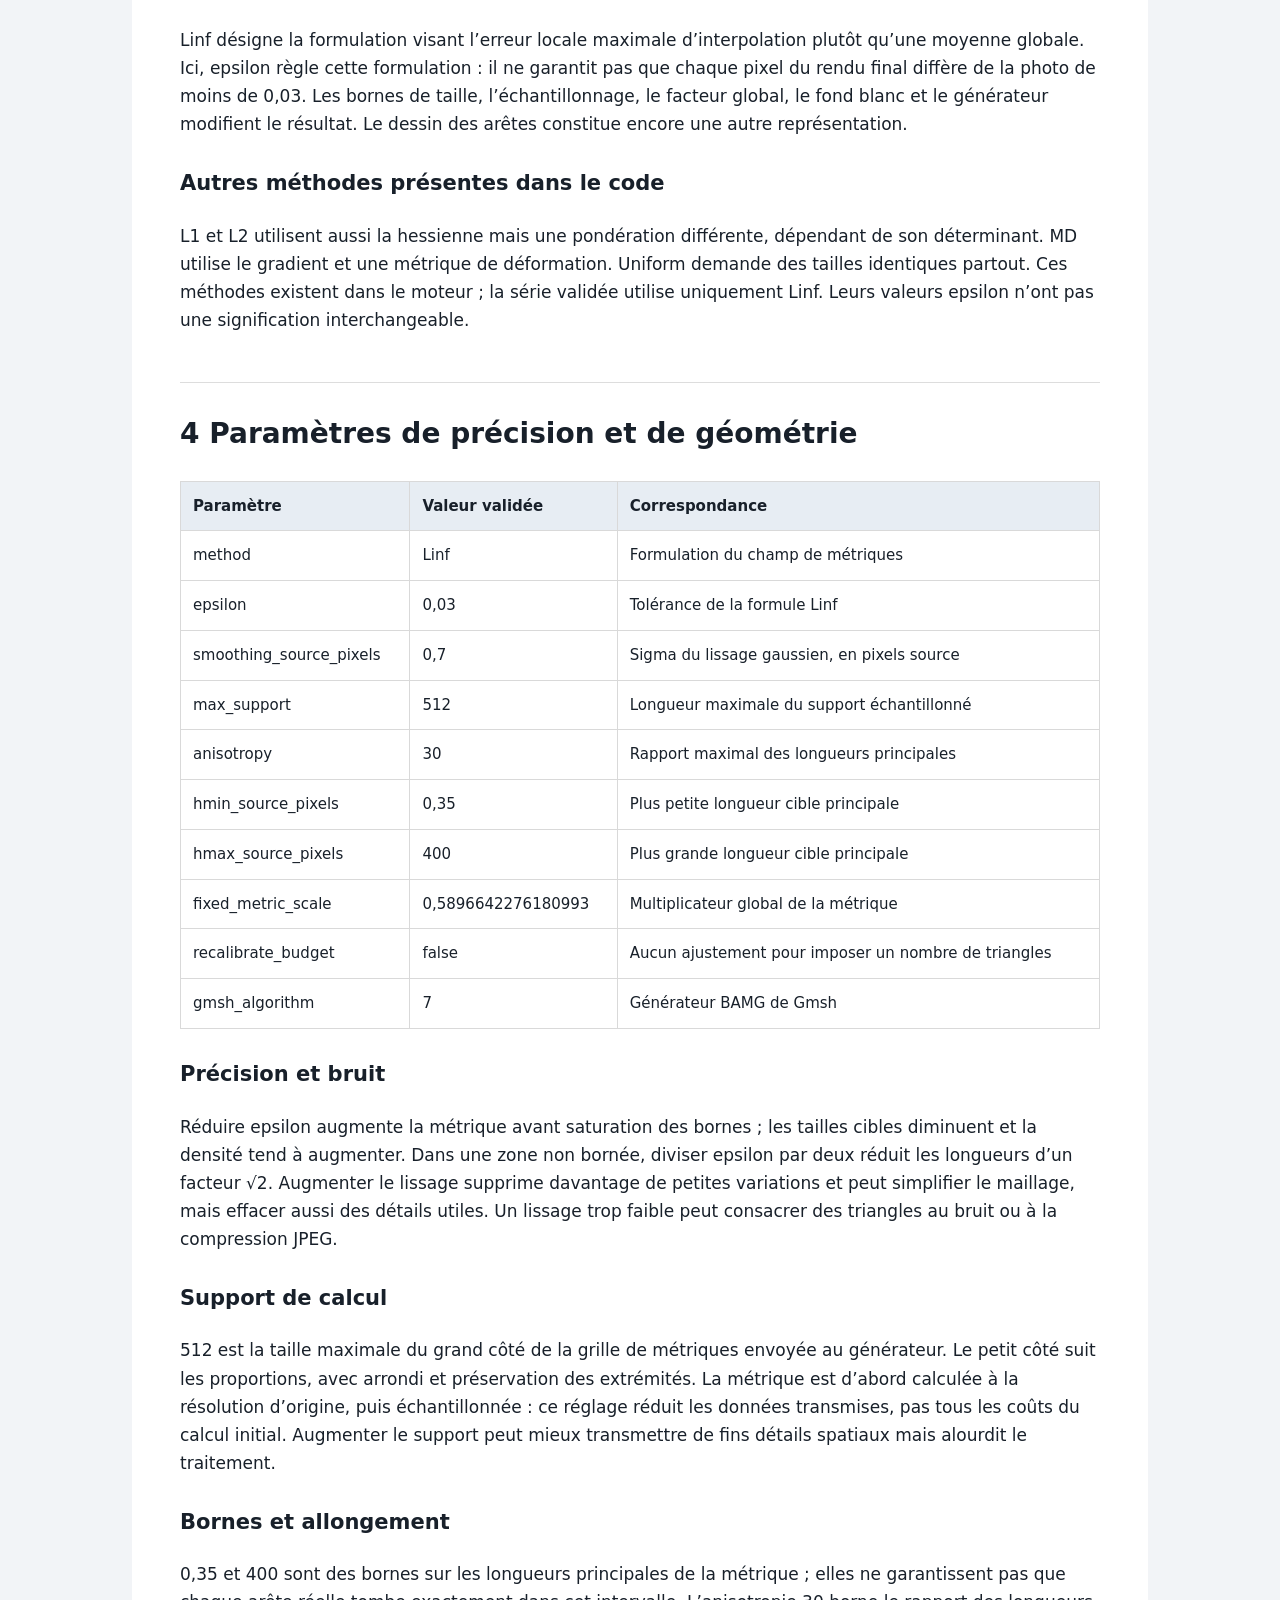
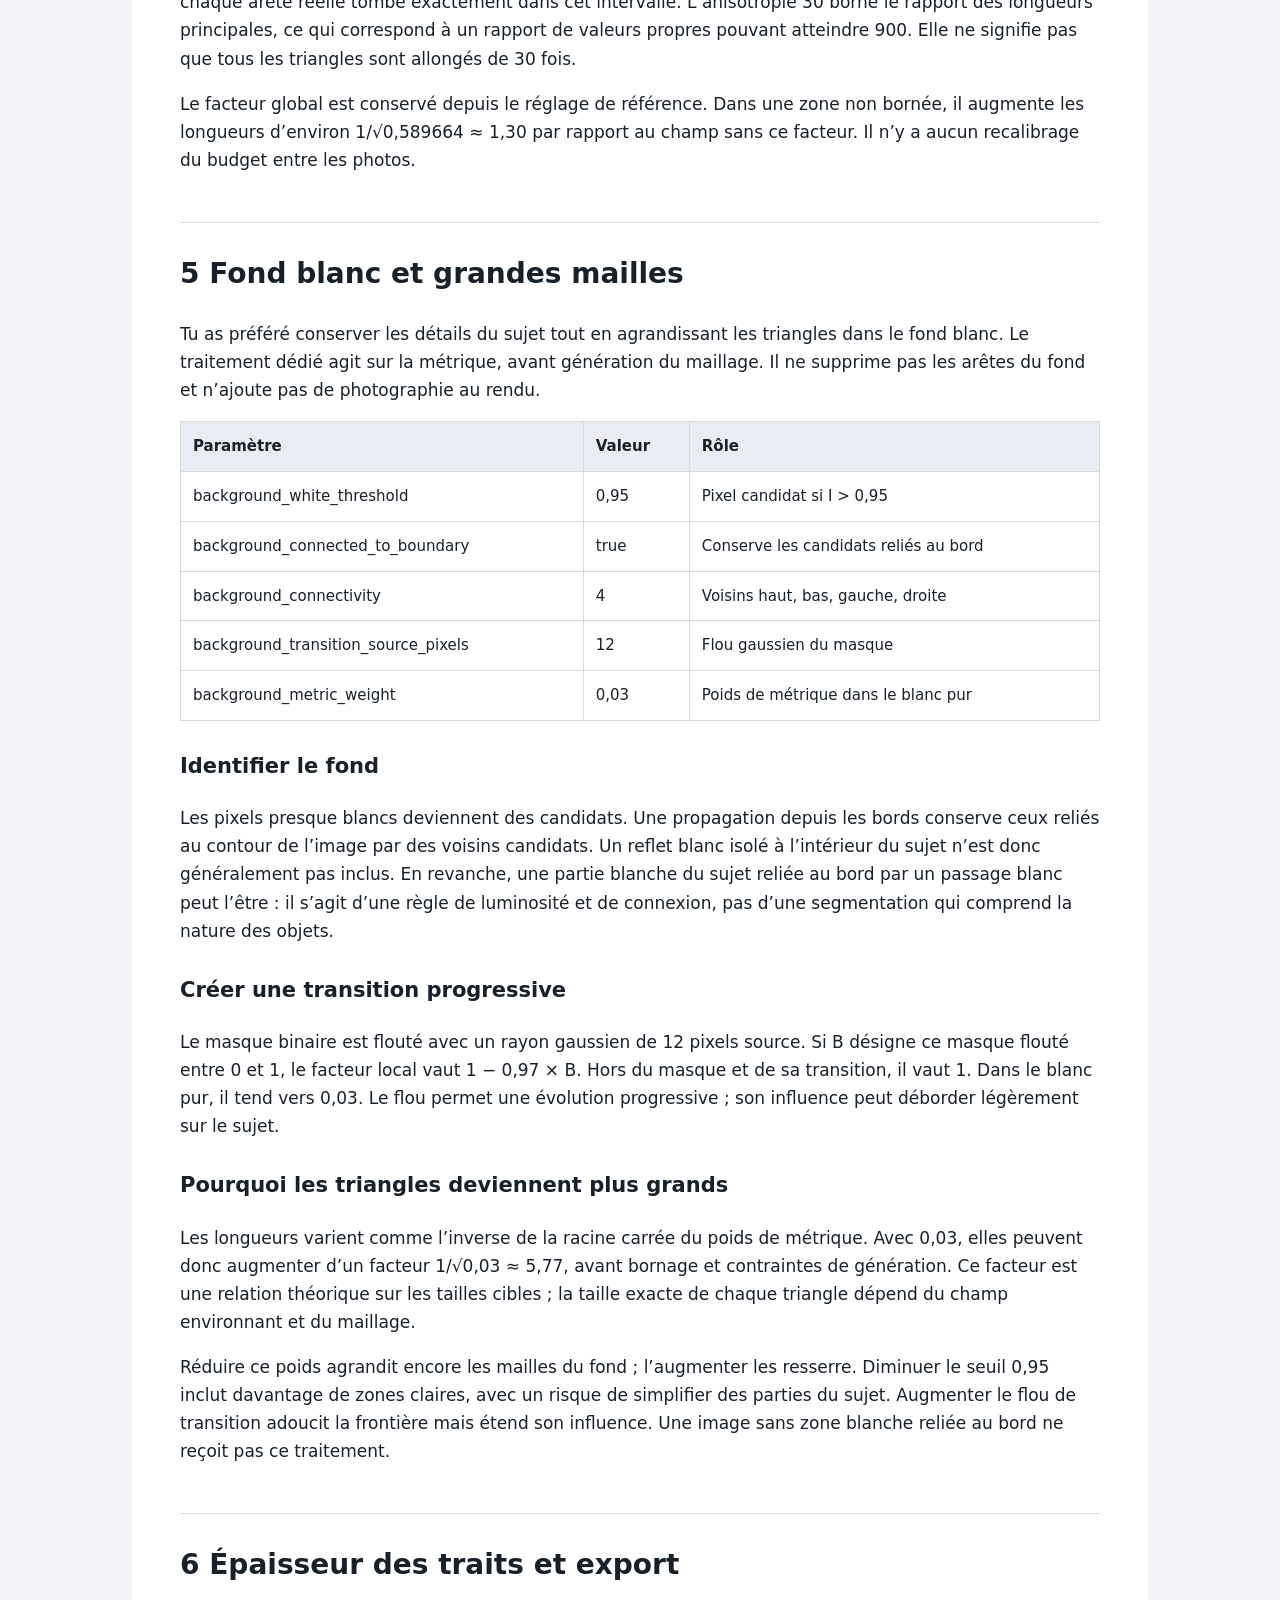
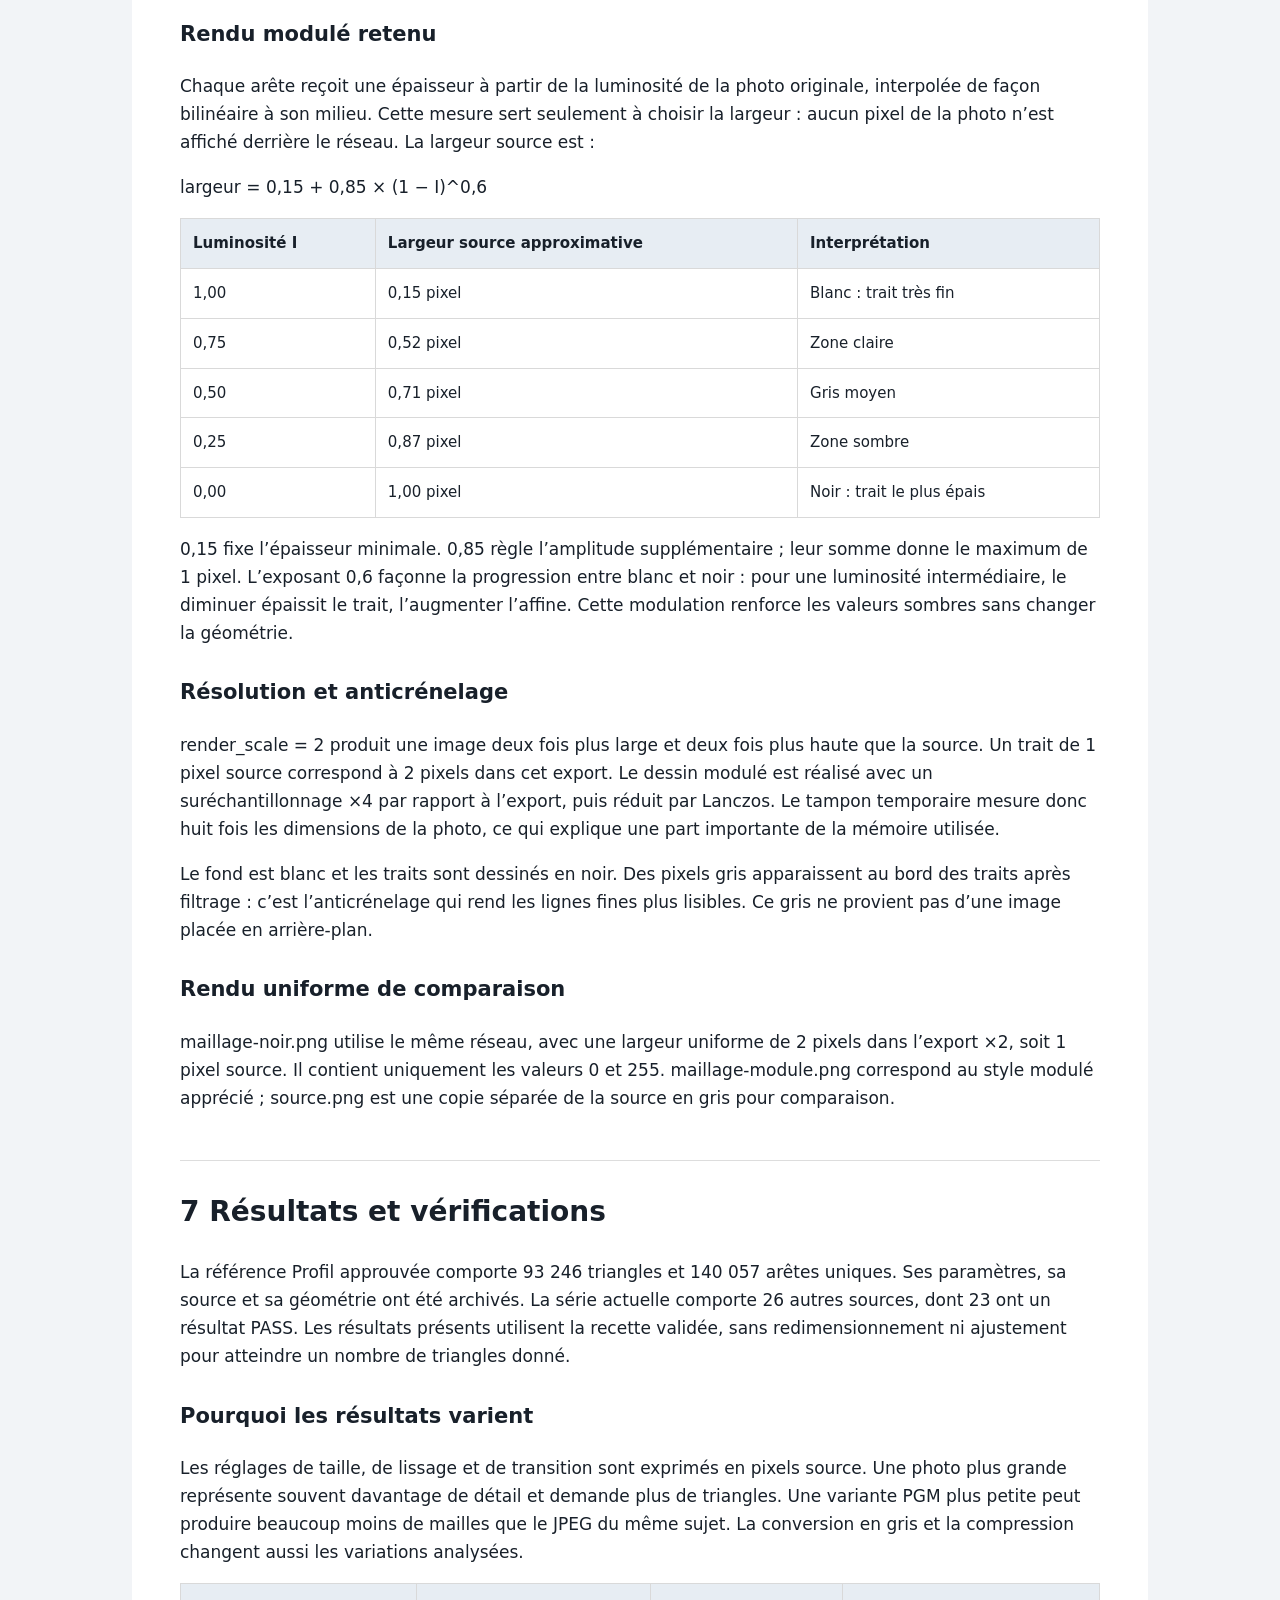
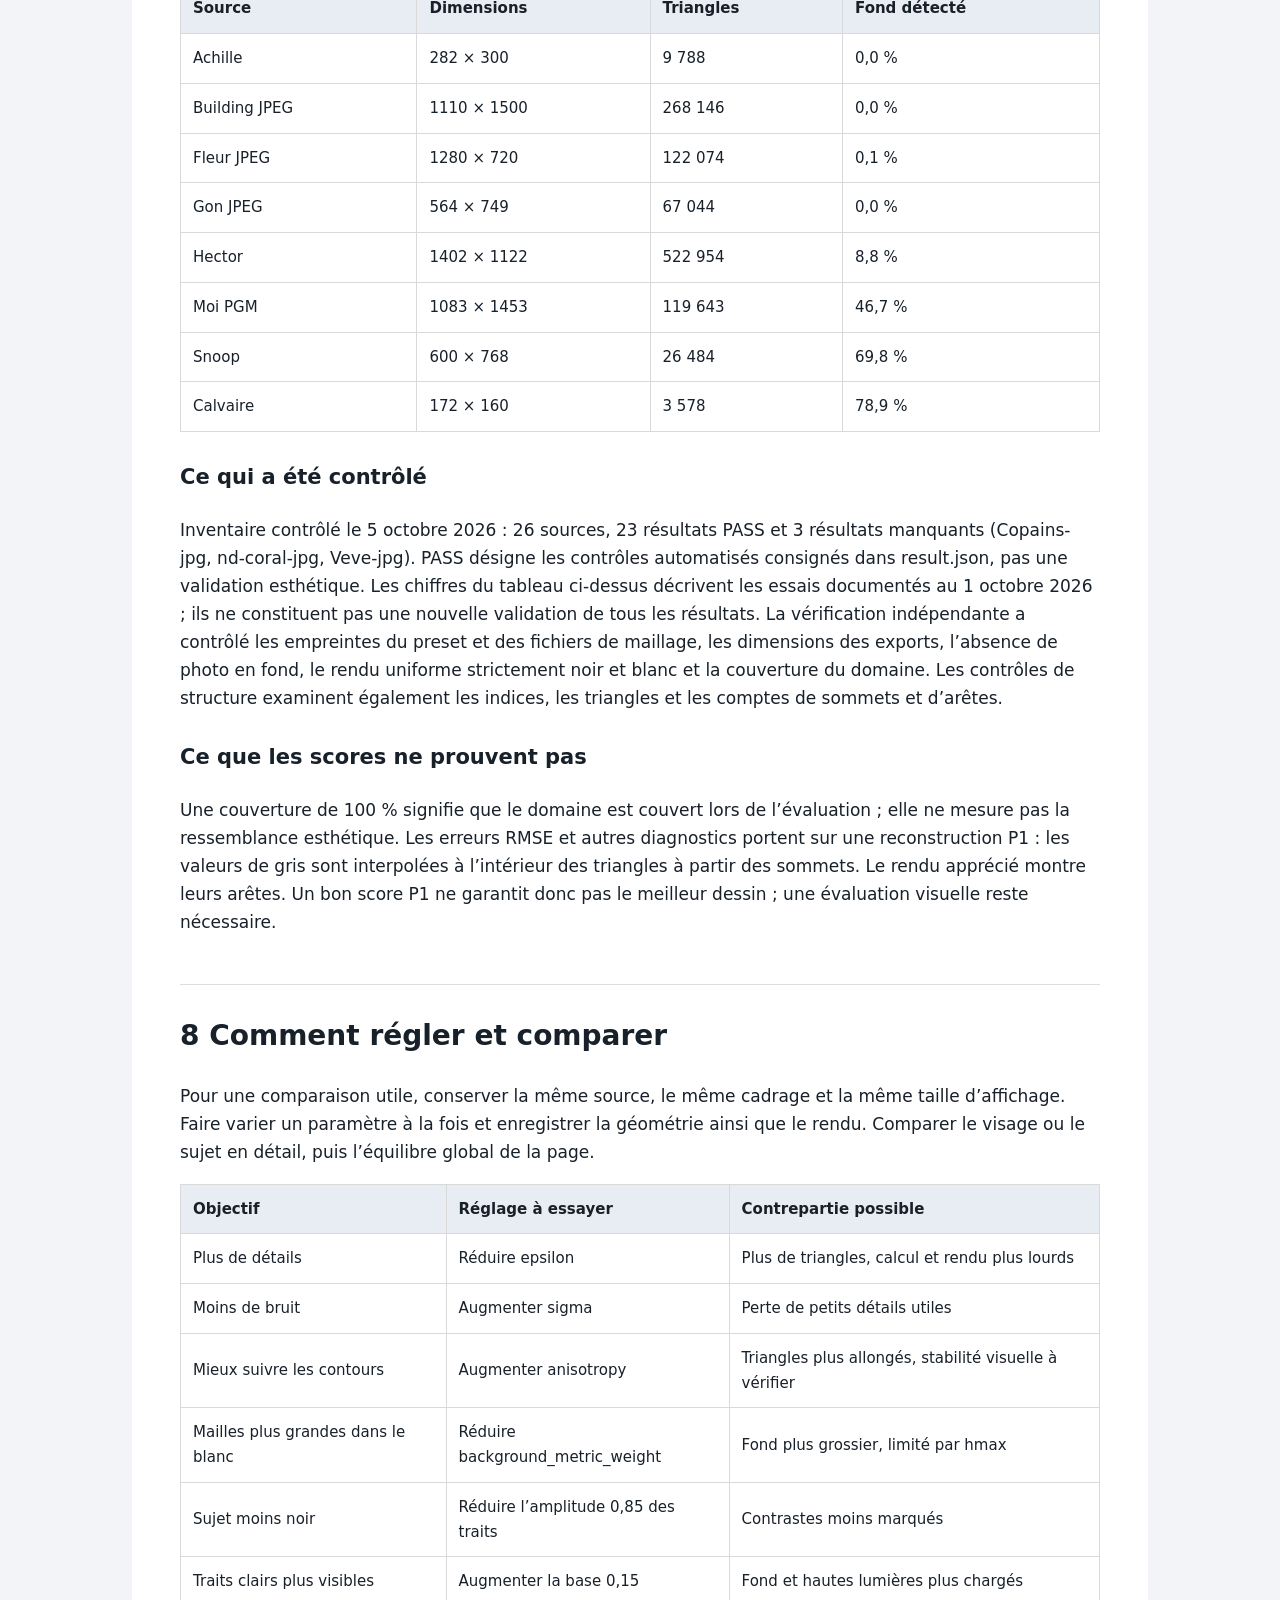
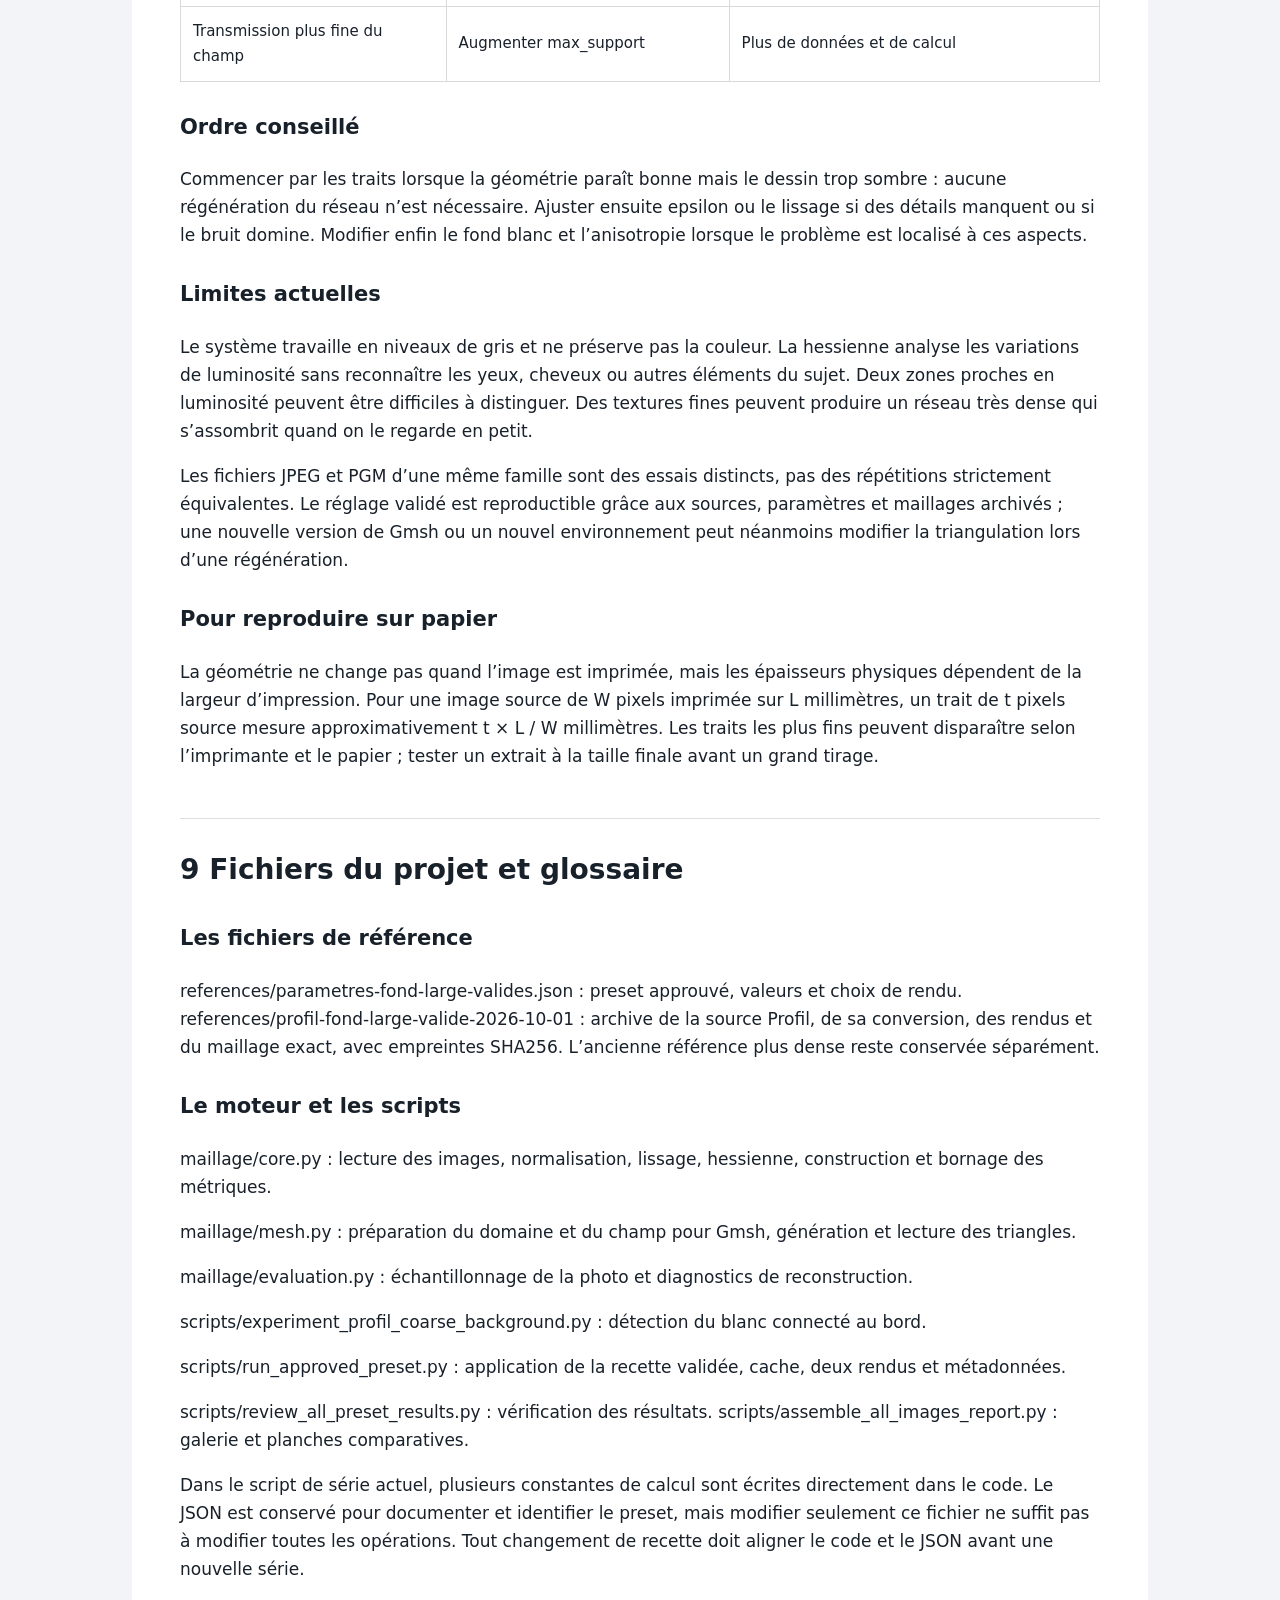
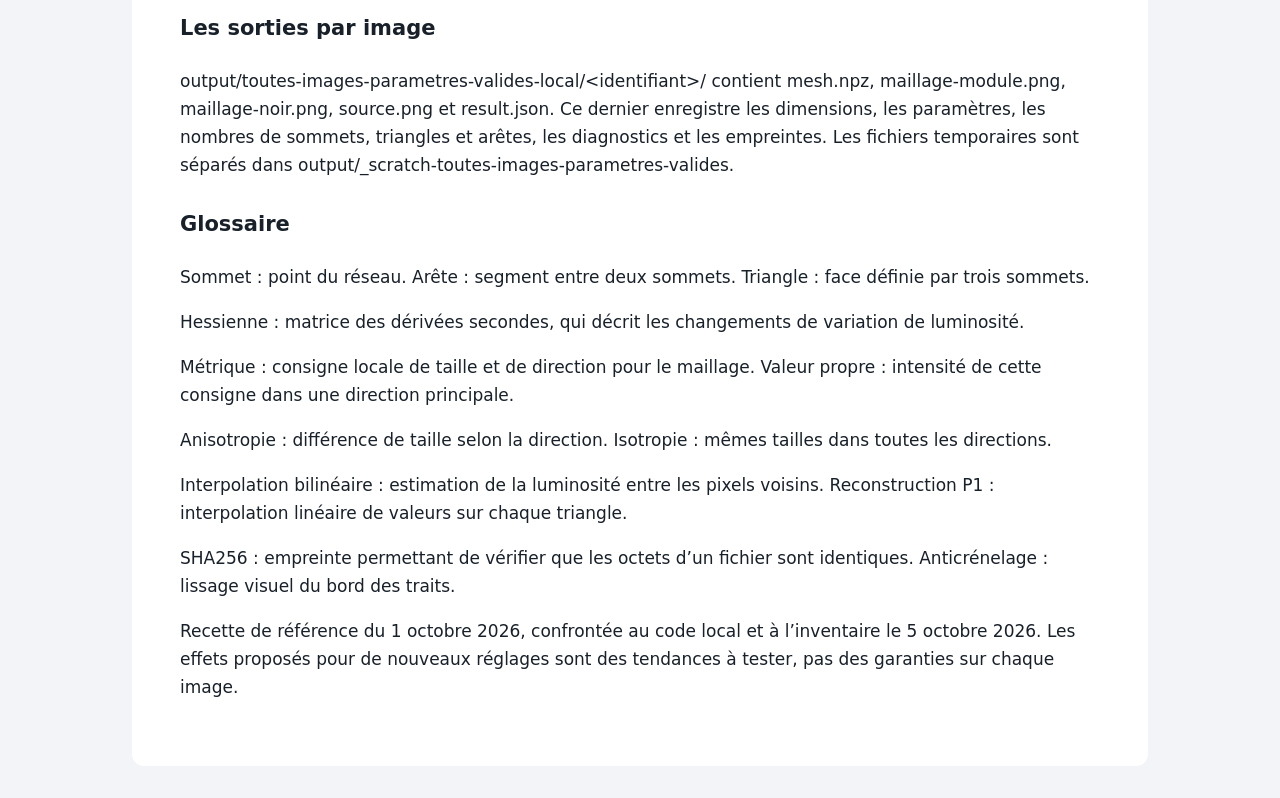
<file: assets/Fonctionnement-detaille-maillage-image.html>
<!doctype html><html lang="fr"><meta charset="utf-8"><meta name="viewport" content="width=device-width,initial-scale=1"><title>Fonctionnement du projet de maillage image</title><style>body{font:17px/1.65 system-ui,sans-serif;color:#18202a;background:#f2f4f7;margin:0}main{max-width:920px;margin:32px auto;background:white;padding:48px;border-radius:12px}h1{font-size:36px;line-height:1.2}h2{margin-top:48px;font-size:28px;border-top:1px solid #ddd;padding-top:28px}h3{margin-top:28px;font-size:21px}table{border-collapse:collapse;width:100%;font-size:15px}td,th{padding:12px;border:1px solid #d9d9d9;text-align:left}th{background:#e7edf3}.table{overflow:auto}@media(max-width:650px){main{margin:0;padding:24px}h1{font-size:28px}}@media print{body{background:white}main{margin:0;padding:0;max-width:none}h2{break-before:page}tr{break-inside:avoid}}</style><main><h1>Fonctionnement du projet de maillage image</h1><p>Guide détaillé du réglage validé sur Profil et de son application aux autres images — bilan mis à jour le 5 octobre 2026</p><p>Le projet transforme une photographie en un réseau de triangles. Le résultat visible est constitué de leurs arêtes noires sur une feuille blanche. La forme des triangles, leur densité et l’épaisseur des traits contribuent ensemble à reproduire le sujet, sans afficher la photographie en arrière-plan.</p><p>Ce document explique le traitement réellement utilisé, la signification des paramètres et les effets attendus lorsqu’on les modifie. La référence approuvée est le rendu Profil à fond largement maillé, contenant 93 246 triangles. L’inventaire local actuel contient 26 autres sources : 23 disposent d’un résultat PASS et 3 n’ont pas encore de résultat.</p><h3>Ce que le résultat représente</h3><p>Il s’agit d’un maillage bidimensionnel dans le plan de la photo. Les sommets ont deux coordonnées ; les triangles ne reconstruisent pas une tête ou un objet en trois dimensions. Le rendu aide à reproduire la photo par une trame géométrique dont les détails et les contrastes restent reconnaissables.</p><h3>Les trois leviers du rendu</h3><p>La géométrie détermine où placer les petites et grandes mailles. Le traitement du fond blanc autorise de grands triangles dans les espaces vides. Enfin, la modulation des traits donne davantage de présence aux zones sombres. Un réglage de trait peut donc modifier fortement l’apparence sans modifier un seul triangle.</p><h3>Plan du document</h3><p>2 • Du fichier source au maillage</p><p>3 • Comment la métrique guide les triangles</p><p>4 • Paramètres de précision et de géométrie</p><p>5 • Fond blanc et grandes mailles</p><p>6 • Épaisseur des traits et export</p><p>7 • Résultats et vérifications</p><p>8 • Comment régler et comparer</p><p>9 • Fichiers du projet et glossaire</p><h2>2 Du fichier source au maillage</h2><h3>Lecture et normalisation</h3><p>Le lecteur accepte les PGM P2 ou P5 et les formats reconnus par Pillow, notamment PNG, JPEG et WebP. Un PGM est lu selon la valeur maximale déclarée dans son en-tête. Les images ordinaires sont converties en niveaux de gris 8 bits ; certains fichiers entiers 16 bits suivent une lecture adaptée. Chaque pixel devient une valeur I entre 0 et 1 : 0 représente le noir, 1 le blanc.</p><p>La photographie conserve ses dimensions. Profil mesure 1 254 × 1 254 pixels. Sa conversion PGM de référence a été réalisée avec GIMP, sans redimensionnement. Pour les autres images, le lecteur peut convertir directement la couleur en gris ; un passage par GIMP n’est donc pas obligatoire.</p><h3>Calcul des variations</h3><p>Une copie de travail est lissée avec un filtre gaussien de sigma 0,7 pixel. Le calcul estime ensuite des dérivées premières et secondes. Les dérivées secondes décrivent comment la variation de luminosité change selon la direction : elles permettent de construire une matrice appelée hessienne. La photo originale non lissée reste utilisée pour déterminer l’épaisseur des traits et pour les diagnostics de reconstruction.</p><h3>Génération des triangles</h3><p>La hessienne est transformée en un champ de métriques : une consigne locale de taille et d’orientation. Ce champ est échantillonné sur un support réduit, modifié dans le fond blanc et transmis à Gmsh. Le réglage utilise son algorithme 7, BAMG, pour produire un maillage triangulaire adapté au champ anisotrope.</p><p>Le domaine géométrique va de 0 à largeur − 1 et de 0 à hauteur − 1, en unités de pixels source. L’axe vertical du calcul pointe vers le haut ; il est retourné lors du dessin pour retrouver l’orientation de la photographie.</p><h3>Dessin et conservation</h3><p>Les trois côtés de chaque triangle sont extraits, triés et dédupliqués. Une arête partagée par deux triangles est dessinée une seule fois. Toutes les arêtes uniques sont conservées. Le réseau est ensuite exporté dans deux styles : trait uniforme et trait modulé selon la luminosité. Le fichier mesh.npz conserve les sommets et les triangles pour réutiliser exactement la géométrie.</p><h2>3 Comment la métrique guide les triangles</h2><p>La métrique M est une matrice symétrique 2 × 2 à chaque position. Elle ne contient pas une couleur : elle décrit le coût géométrique d’un déplacement. Pour un vecteur d’arête v, sa longueur dans cette métrique est √(vᵀ M v). Une métrique élevée demande des arêtes plus courtes dans les directions correspondantes.</p><h3>Directions et tailles principales</h3><p>La matrice possède deux directions principales et deux valeurs propres positives λ₁ et λ₂. Les longueurs cibles correspondantes sont de l’ordre de 1/√λ. Si les valeurs sont proches, les tailles demandées sont semblables dans les deux directions. Si elles diffèrent, le champ autorise des triangles allongés, par exemple le long d’un contour.</p><h3>Formule utilisée pour Linf</h3><p>Le code calcule la hessienne H de l’image lissée, remplace ses valeurs propres par leurs valeurs absolues, puis régularise ce champ. Cette opération évite qu’une courbure négative ou nulle produise une métrique impropre au maillage. La formule de base est :</p><p>M₀ = (0,375 / epsilon) × |H| régularisée</p><p>Pour epsilon = 0,03, le coefficient vaut 12,5. Des bornes spectrales de taille sont appliquées pendant la construction puis à la fin. Le support réduit reçoit ensuite le facteur d’échelle fixe et le facteur local du fond blanc. Le champ final est à nouveau borné.</p><p>M finale = bornage[0,5896642276180993 × facteur du fond × M échantillonnée]</p><h3>Portée du terme Linf</h3><p>Linf désigne la formulation visant l’erreur locale maximale d’interpolation plutôt qu’une moyenne globale. Ici, epsilon règle cette formulation : il ne garantit pas que chaque pixel du rendu final diffère de la photo de moins de 0,03. Les bornes de taille, l’échantillonnage, le facteur global, le fond blanc et le générateur modifient le résultat. Le dessin des arêtes constitue encore une autre représentation.</p><h3>Autres méthodes présentes dans le code</h3><p>L1 et L2 utilisent aussi la hessienne mais une pondération différente, dépendant de son déterminant. MD utilise le gradient et une métrique de déformation. Uniform demande des tailles identiques partout. Ces méthodes existent dans le moteur ; la série validée utilise uniquement Linf. Leurs valeurs epsilon n’ont pas une signification interchangeable.</p><h2>4 Paramètres de précision et de géométrie</h2><div class="table"><table><tr><th>Paramètre</th><th>Valeur validée</th><th>Correspondance</th></tr><tr><td>method</td><td>Linf</td><td>Formulation du champ de métriques</td></tr><tr><td>epsilon</td><td>0,03</td><td>Tolérance de la formule Linf</td></tr><tr><td>smoothing_source_pixels</td><td>0,7</td><td>Sigma du lissage gaussien, en pixels source</td></tr><tr><td>max_support</td><td>512</td><td>Longueur maximale du support échantillonné</td></tr><tr><td>anisotropy</td><td>30</td><td>Rapport maximal des longueurs principales</td></tr><tr><td>hmin_source_pixels</td><td>0,35</td><td>Plus petite longueur cible principale</td></tr><tr><td>hmax_source_pixels</td><td>400</td><td>Plus grande longueur cible principale</td></tr><tr><td>fixed_metric_scale</td><td>0,5896642276180993</td><td>Multiplicateur global de la métrique</td></tr><tr><td>recalibrate_budget</td><td>false</td><td>Aucun ajustement pour imposer un nombre de triangles</td></tr><tr><td>gmsh_algorithm</td><td>7</td><td>Générateur BAMG de Gmsh</td></tr></table></div><h3>Précision et bruit</h3><p>Réduire epsilon augmente la métrique avant saturation des bornes ; les tailles cibles diminuent et la densité tend à augmenter. Dans une zone non bornée, diviser epsilon par deux réduit les longueurs d’un facteur √2. Augmenter le lissage supprime davantage de petites variations et peut simplifier le maillage, mais effacer aussi des détails utiles. Un lissage trop faible peut consacrer des triangles au bruit ou à la compression JPEG.</p><h3>Support de calcul</h3><p>512 est la taille maximale du grand côté de la grille de métriques envoyée au générateur. Le petit côté suit les proportions, avec arrondi et préservation des extrémités. La métrique est d’abord calculée à la résolution d’origine, puis échantillonnée : ce réglage réduit les données transmises, pas tous les coûts du calcul initial. Augmenter le support peut mieux transmettre de fins détails spatiaux mais alourdit le traitement.</p><h3>Bornes et allongement</h3><p>0,35 et 400 sont des bornes sur les longueurs principales de la métrique ; elles ne garantissent pas que chaque arête réelle tombe exactement dans cet intervalle. L’anisotropie 30 borne le rapport des longueurs principales, ce qui correspond à un rapport de valeurs propres pouvant atteindre 900. Elle ne signifie pas que tous les triangles sont allongés de 30 fois.</p><p>Le facteur global est conservé depuis le réglage de référence. Dans une zone non bornée, il augmente les longueurs d’environ 1/√0,589664 ≈ 1,30 par rapport au champ sans ce facteur. Il n’y a aucun recalibrage du budget entre les photos.</p><h2>5 Fond blanc et grandes mailles</h2><p>Tu as préféré conserver les détails du sujet tout en agrandissant les triangles dans le fond blanc. Le traitement dédié agit sur la métrique, avant génération du maillage. Il ne supprime pas les arêtes du fond et n’ajoute pas de photographie au rendu.</p><div class="table"><table><tr><th>Paramètre</th><th>Valeur</th><th>Rôle</th></tr><tr><td>background_white_threshold</td><td>0,95</td><td>Pixel candidat si I &gt; 0,95</td></tr><tr><td>background_connected_to_boundary</td><td>true</td><td>Conserve les candidats reliés au bord</td></tr><tr><td>background_connectivity</td><td>4</td><td>Voisins haut, bas, gauche, droite</td></tr><tr><td>background_transition_source_pixels</td><td>12</td><td>Flou gaussien du masque</td></tr><tr><td>background_metric_weight</td><td>0,03</td><td>Poids de métrique dans le blanc pur</td></tr></table></div><h3>Identifier le fond</h3><p>Les pixels presque blancs deviennent des candidats. Une propagation depuis les bords conserve ceux reliés au contour de l’image par des voisins candidats. Un reflet blanc isolé à l’intérieur du sujet n’est donc généralement pas inclus. En revanche, une partie blanche du sujet reliée au bord par un passage blanc peut l’être : il s’agit d’une règle de luminosité et de connexion, pas d’une segmentation qui comprend la nature des objets.</p><h3>Créer une transition progressive</h3><p>Le masque binaire est flouté avec un rayon gaussien de 12 pixels source. Si B désigne ce masque flouté entre 0 et 1, le facteur local vaut 1 − 0,97 × B. Hors du masque et de sa transition, il vaut 1. Dans le blanc pur, il tend vers 0,03. Le flou permet une évolution progressive ; son influence peut déborder légèrement sur le sujet.</p><h3>Pourquoi les triangles deviennent plus grands</h3><p>Les longueurs varient comme l’inverse de la racine carrée du poids de métrique. Avec 0,03, elles peuvent donc augmenter d’un facteur 1/√0,03 ≈ 5,77, avant bornage et contraintes de génération. Ce facteur est une relation théorique sur les tailles cibles ; la taille exacte de chaque triangle dépend du champ environnant et du maillage.</p><p>Réduire ce poids agrandit encore les mailles du fond ; l’augmenter les resserre. Diminuer le seuil 0,95 inclut davantage de zones claires, avec un risque de simplifier des parties du sujet. Augmenter le flou de transition adoucit la frontière mais étend son influence. Une image sans zone blanche reliée au bord ne reçoit pas ce traitement.</p><h2>6 Épaisseur des traits et export</h2><h3>Rendu modulé retenu</h3><p>Chaque arête reçoit une épaisseur à partir de la luminosité de la photo originale, interpolée de façon bilinéaire à son milieu. Cette mesure sert seulement à choisir la largeur : aucun pixel de la photo n’est affiché derrière le réseau. La largeur source est :</p><p>largeur = 0,15 + 0,85 × (1 − I)^0,6</p><div class="table"><table><tr><th>Luminosité I</th><th>Largeur source approximative</th><th>Interprétation</th></tr><tr><td>1,00</td><td>0,15 pixel</td><td>Blanc : trait très fin</td></tr><tr><td>0,75</td><td>0,52 pixel</td><td>Zone claire</td></tr><tr><td>0,50</td><td>0,71 pixel</td><td>Gris moyen</td></tr><tr><td>0,25</td><td>0,87 pixel</td><td>Zone sombre</td></tr><tr><td>0,00</td><td>1,00 pixel</td><td>Noir : trait le plus épais</td></tr></table></div><p>0,15 fixe l’épaisseur minimale. 0,85 règle l’amplitude supplémentaire ; leur somme donne le maximum de 1 pixel. L’exposant 0,6 façonne la progression entre blanc et noir : pour une luminosité intermédiaire, le diminuer épaissit le trait, l’augmenter l’affine. Cette modulation renforce les valeurs sombres sans changer la géométrie.</p><h3>Résolution et anticrénelage</h3><p>render_scale = 2 produit une image deux fois plus large et deux fois plus haute que la source. Un trait de 1 pixel source correspond à 2 pixels dans cet export. Le dessin modulé est réalisé avec un suréchantillonnage ×4 par rapport à l’export, puis réduit par Lanczos. Le tampon temporaire mesure donc huit fois les dimensions de la photo, ce qui explique une part importante de la mémoire utilisée.</p><p>Le fond est blanc et les traits sont dessinés en noir. Des pixels gris apparaissent au bord des traits après filtrage : c’est l’anticrénelage qui rend les lignes fines plus lisibles. Ce gris ne provient pas d’une image placée en arrière-plan.</p><h3>Rendu uniforme de comparaison</h3><p>maillage-noir.png utilise le même réseau, avec une largeur uniforme de 2 pixels dans l’export ×2, soit 1 pixel source. Il contient uniquement les valeurs 0 et 255. maillage-module.png correspond au style modulé apprécié ; source.png est une copie séparée de la source en gris pour comparaison.</p><h2>7 Résultats et vérifications</h2><p>La référence Profil approuvée comporte 93 246 triangles et 140 057 arêtes uniques. Ses paramètres, sa source et sa géométrie ont été archivés. La série actuelle comporte 26 autres sources, dont 23 ont un résultat PASS. Les résultats présents utilisent la recette validée, sans redimensionnement ni ajustement pour atteindre un nombre de triangles donné.</p><h3>Pourquoi les résultats varient</h3><p>Les réglages de taille, de lissage et de transition sont exprimés en pixels source. Une photo plus grande représente souvent davantage de détail et demande plus de triangles. Une variante PGM plus petite peut produire beaucoup moins de mailles que le JPEG du même sujet. La conversion en gris et la compression changent aussi les variations analysées.</p><div class="table"><table><tr><th>Source</th><th>Dimensions</th><th>Triangles</th><th>Fond détecté</th></tr><tr><td>Achille</td><td>282 × 300</td><td>9 788</td><td>0,0 %</td></tr><tr><td>Building JPEG</td><td>1110 × 1500</td><td>268 146</td><td>0,0 %</td></tr><tr><td>Fleur JPEG</td><td>1280 × 720</td><td>122 074</td><td>0,1 %</td></tr><tr><td>Gon JPEG</td><td>564 × 749</td><td>67 044</td><td>0,0 %</td></tr><tr><td>Hector</td><td>1402 × 1122</td><td>522 954</td><td>8,8 %</td></tr><tr><td>Moi PGM</td><td>1083 × 1453</td><td>119 643</td><td>46,7 %</td></tr><tr><td>Snoop</td><td>600 × 768</td><td>26 484</td><td>69,8 %</td></tr><tr><td>Calvaire</td><td>172 × 160</td><td>3 578</td><td>78,9 %</td></tr></table></div><h3>Ce qui a été contrôlé</h3><p>Inventaire contrôlé le 5 octobre 2026 : 26 sources, 23 résultats PASS et 3 résultats manquants (Copains-jpg, nd-coral-jpg, Veve-jpg). PASS désigne les contrôles automatisés consignés dans result.json, pas une validation esthétique. Les chiffres du tableau ci-dessus décrivent les essais documentés au 1 octobre 2026 ; ils ne constituent pas une nouvelle validation de tous les résultats. La vérification indépendante a contrôlé les empreintes du preset et des fichiers de maillage, les dimensions des exports, l’absence de photo en fond, le rendu uniforme strictement noir et blanc et la couverture du domaine. Les contrôles de structure examinent également les indices, les triangles et les comptes de sommets et d’arêtes.</p><h3>Ce que les scores ne prouvent pas</h3><p>Une couverture de 100 % signifie que le domaine est couvert lors de l’évaluation ; elle ne mesure pas la ressemblance esthétique. Les erreurs RMSE et autres diagnostics portent sur une reconstruction P1 : les valeurs de gris sont interpolées à l’intérieur des triangles à partir des sommets. Le rendu apprécié montre leurs arêtes. Un bon score P1 ne garantit donc pas le meilleur dessin ; une évaluation visuelle reste nécessaire.</p><h2>8 Comment régler et comparer</h2><p>Pour une comparaison utile, conserver la même source, le même cadrage et la même taille d’affichage. Faire varier un paramètre à la fois et enregistrer la géométrie ainsi que le rendu. Comparer le visage ou le sujet en détail, puis l’équilibre global de la page.</p><div class="table"><table><tr><th>Objectif</th><th>Réglage à essayer</th><th>Contrepartie possible</th></tr><tr><td>Plus de détails</td><td>Réduire epsilon</td><td>Plus de triangles, calcul et rendu plus lourds</td></tr><tr><td>Moins de bruit</td><td>Augmenter sigma</td><td>Perte de petits détails utiles</td></tr><tr><td>Mieux suivre les contours</td><td>Augmenter anisotropy</td><td>Triangles plus allongés, stabilité visuelle à vérifier</td></tr><tr><td>Mailles plus grandes dans le blanc</td><td>Réduire background_metric_weight</td><td>Fond plus grossier, limité par hmax</td></tr><tr><td>Sujet moins noir</td><td>Réduire l’amplitude 0,85 des traits</td><td>Contrastes moins marqués</td></tr><tr><td>Traits clairs plus visibles</td><td>Augmenter la base 0,15</td><td>Fond et hautes lumières plus chargés</td></tr><tr><td>Transmission plus fine du champ</td><td>Augmenter max_support</td><td>Plus de données et de calcul</td></tr></table></div><h3>Ordre conseillé</h3><p>Commencer par les traits lorsque la géométrie paraît bonne mais le dessin trop sombre : aucune régénération du réseau n’est nécessaire. Ajuster ensuite epsilon ou le lissage si des détails manquent ou si le bruit domine. Modifier enfin le fond blanc et l’anisotropie lorsque le problème est localisé à ces aspects.</p><h3>Limites actuelles</h3><p>Le système travaille en niveaux de gris et ne préserve pas la couleur. La hessienne analyse les variations de luminosité sans reconnaître les yeux, cheveux ou autres éléments du sujet. Deux zones proches en luminosité peuvent être difficiles à distinguer. Des textures fines peuvent produire un réseau très dense qui s’assombrit quand on le regarde en petit.</p><p>Les fichiers JPEG et PGM d’une même famille sont des essais distincts, pas des répétitions strictement équivalentes. Le réglage validé est reproductible grâce aux sources, paramètres et maillages archivés ; une nouvelle version de Gmsh ou un nouvel environnement peut néanmoins modifier la triangulation lors d’une régénération.</p><h3>Pour reproduire sur papier</h3><p>La géométrie ne change pas quand l’image est imprimée, mais les épaisseurs physiques dépendent de la largeur d’impression. Pour une image source de W pixels imprimée sur L millimètres, un trait de t pixels source mesure approximativement t × L / W millimètres. Les traits les plus fins peuvent disparaître selon l’imprimante et le papier ; tester un extrait à la taille finale avant un grand tirage.</p><h2>9 Fichiers du projet et glossaire</h2><h3>Les fichiers de référence</h3><p>references/parametres-fond-large-valides.json : preset approuvé, valeurs et choix de rendu. references/profil-fond-large-valide-2026-10-01 : archive de la source Profil, de sa conversion, des rendus et du maillage exact, avec empreintes SHA256. L’ancienne référence plus dense reste conservée séparément.</p><h3>Le moteur et les scripts</h3><p>maillage/core.py : lecture des images, normalisation, lissage, hessienne, construction et bornage des métriques.</p><p>maillage/mesh.py : préparation du domaine et du champ pour Gmsh, génération et lecture des triangles.</p><p>maillage/evaluation.py : échantillonnage de la photo et diagnostics de reconstruction.</p><p>scripts/experiment_profil_coarse_background.py : détection du blanc connecté au bord.</p><p>scripts/run_approved_preset.py : application de la recette validée, cache, deux rendus et métadonnées.</p><p>scripts/review_all_preset_results.py : vérification des résultats. scripts/assemble_all_images_report.py : galerie et planches comparatives.</p><p>Dans le script de série actuel, plusieurs constantes de calcul sont écrites directement dans le code. Le JSON est conservé pour documenter et identifier le preset, mais modifier seulement ce fichier ne suffit pas à modifier toutes les opérations. Tout changement de recette doit aligner le code et le JSON avant une nouvelle série.</p><h3>Les sorties par image</h3><p>output/toutes-images-parametres-valides-local/&lt;identifiant&gt;/ contient mesh.npz, maillage-module.png, maillage-noir.png, source.png et result.json. Ce dernier enregistre les dimensions, les paramètres, les nombres de sommets, triangles et arêtes, les diagnostics et les empreintes. Les fichiers temporaires sont séparés dans output/_scratch-toutes-images-parametres-valides.</p><h3>Glossaire</h3><p>Sommet : point du réseau. Arête : segment entre deux sommets. Triangle : face définie par trois sommets.</p><p>Hessienne : matrice des dérivées secondes, qui décrit les changements de variation de luminosité.</p><p>Métrique : consigne locale de taille et de direction pour le maillage. Valeur propre : intensité de cette consigne dans une direction principale.</p><p>Anisotropie : différence de taille selon la direction. Isotropie : mêmes tailles dans toutes les directions.</p><p>Interpolation bilinéaire : estimation de la luminosité entre les pixels voisins. Reconstruction P1 : interpolation linéaire de valeurs sur chaque triangle.</p><p>SHA256 : empreinte permettant de vérifier que les octets d’un fichier sont identiques. Anticrénelage : lissage visuel du bord des traits.</p><p>Recette de référence du 1 octobre 2026, confrontée au code local et à l’inventaire le 5 octobre 2026. Les effets proposés pour de nouveaux réglages sont des tendances à tester, pas des garanties sur chaque image.</p></main></html>
</file>
<file: shared/common.css>
@font-face{font-family:Instrument;src:url('fonts/InstrumentSans-Regular.ttf')}@font-face{font-family:Instrument;src:url('fonts/InstrumentSans-Bold.ttf');font-weight:700}
*{box-sizing:border-box}html{scroll-behavior:smooth}body{margin:0;background:var(--paper,#eff4f6);color:var(--ink,#20333e);font:16px/1.65 Instrument,"Segoe UI",sans-serif}a{color:inherit;text-underline-offset:5px}img{display:block;width:100%}button,input{font:inherit}figure{margin:0}h1,h2,h3{line-height:1.15;letter-spacing:-.5px}p{max-width:70ch}.site-header,main,footer{width:min(1180px,90%);max-width:1180px;margin:auto}.site-header{display:flex;align-items:center;justify-content:space-between;gap:24px;padding:24px 0;border-bottom:1px solid var(--line)}.brand{font-weight:700;font-size:18px;text-decoration:none}.brand span{display:block;font-weight:400;font-size:12px;color:var(--muted)}nav{display:flex;flex-wrap:wrap;gap:24px;font-size:14px}nav a{padding:8px 0;text-decoration:none}.compare-nav{color:var(--muted);font-size:12px}nav a:hover{text-decoration:underline}.intro-grid{display:grid;grid-template-columns:1.05fr 1fr;align-items:center;gap:7%;padding:48px 0}.profile-copy h1{font-size:clamp(34px,3.6vw,49px);margin:0 0 24px;font-weight:700}.eyebrow{font-size:13px;color:var(--muted);margin:0 0 12px}.stage{font-size:clamp(23px,2.4vw,30px);line-height:1.3;color:var(--accent);max-width:28ch;margin:0 0 20px}.bio{max-width:46ch;margin:0}.profile-actions{display:flex;flex-wrap:wrap;align-items:center;gap:20px;margin-top:28px}.profile-actions a{display:inline-flex;align-items:center;min-height:44px;padding:10px 16px;font-size:14px;border-radius:4px;text-decoration:none}.primary-link{background:var(--accent);color:var(--accent-ink)}.journey{padding:28px;background:var(--surface);border:1px solid var(--line);border-radius:6px}.journey h2{font-size:21px;margin:0 0 24px}.journey-items{display:grid;gap:20px}.journey-items article>span{font-size:12px;color:var(--muted)}.journey-items h3{font-size:17px;margin:6px 0 8px}.journey-items p{font-size:14px;color:var(--muted);margin:0;line-height:1.65}.gateway{margin:0 0 48px}.gateway-link{display:block;border-radius:6px;overflow:hidden;background:var(--gateway);color:var(--gateway-ink);text-decoration:none}.gateway-heading{display:flex;align-items:center;justify-content:space-between;gap:24px;padding:28px}.gateway-heading>div{max-width:720px}.gateway-heading h2{font-size:clamp(25px,2.6vw,33px);font-weight:400;margin:0 0 12px}.gateway-heading p{font-size:14px;margin:0;color:inherit}.gateway-heading .eyebrow{font-size:12px;opacity:.85;margin-bottom:8px}.gateway-cta{flex-shrink:0;border:1px solid currentColor;padding:12px 16px;border-radius:4px;font-size:14px}.preview-images{display:grid;grid-template-columns:repeat(3,minmax(0,1fr));gap:12px;padding:0 14px 14px}.preview-images figure{background:white;color:#20333e;overflow:hidden;border-radius:3px}.preview-images img{height:220px;object-fit:cover}.preview-images figure:nth-child(2) img{object-fit:contain}.preview-images figure:nth-child(3) img{object-fit:contain;background:#183742}.preview-images figcaption{font-size:12px;padding:12px}.contact-area{display:flex;align-items:center;justify-content:space-between;gap:24px;border-top:1px solid var(--line);padding:32px 0}.contact-area h2{font-size:24px;margin:0 0 12px}.contact-area p{font-size:14px;color:var(--muted);margin:0}.contact-actions{display:flex;flex-wrap:wrap;gap:16px}.contact-actions a{min-height:44px;padding:10px 16px;border:1px solid var(--line);border-radius:4px;text-decoration:none;font-size:14px;overflow-wrap:anywhere}footer{display:flex;justify-content:space-between;gap:24px;border-top:1px solid var(--line);padding:20px 0;font-size:12px;color:var(--muted)}.skip{position:absolute;top:-100px}.skip:focus{top:8px;left:8px;background:var(--surface);padding:12px;z-index:20}:focus-visible{outline:3px solid #bc8740;outline-offset:4px}.profile-visual{position:relative;background:white;display:block;overflow:hidden;border-radius:6px;color:#20333e;text-decoration:none}.profile-visual img{aspect-ratio:1;object-fit:contain}.profile-visual span{display:block;background:var(--surface);color:var(--ink);padding:16px;font-size:14px}
.portfolio main{padding:0}.portfolio .site-header{max-width:1180px}.portfolio .hero h1{font-family:Instrument;font-size:clamp(38px,4.5vw,64px);letter-spacing:-2px}.portfolio h2,.portfolio h3{font-family:Instrument}.portfolio .hero-visual{transform:none}.portfolio .button{background:var(--accent);color:var(--accent-ink)}.portfolio .section-heading{border-color:var(--line)}.portfolio .section-heading p,.portfolio .caption,.portfolio figcaption,.portfolio .intro,.portfolio .category,.portfolio .aside{color:var(--muted)}.portfolio .lo13{background:var(--lo-bg);color:var(--lo-ink);border-radius:5px}.portfolio .lo13 .category,.portfolio .lo13 .caption{color:var(--lo-muted)}.portfolio .visors{background:var(--surface)}.portfolio .mesh-sheet{background:white;color:#20333e}.portfolio .extras img{border-radius:3px}.portfolio .choices button{border-color:var(--line)}.portfolio details{border-color:var(--line)}.portfolio .lo13 .choices button{border-color:#9aaeb6}.portfolio .choices button[aria-pressed=true]{background:var(--accent);color:var(--accent-ink);border-color:var(--accent)}.portfolio .contact-area{padding:40px 0}
@keyframes arrive{from{opacity:0;transform:translateY(12px)}to{opacity:1;transform:none}}@media(prefers-reduced-motion:no-preference){.intro-grid{animation:arrive .65s ease both}.preview-images img{transition:transform .4s ease}.gateway-link:hover img{transform:scale(1.025)}.primary-link,.gateway-cta{transition:filter .2s}.primary-link:hover{filter:brightness(.9)}}@media(prefers-reduced-motion:reduce){html{scroll-behavior:auto}}
@media(max-width:850px){.site-header{align-items:flex-start}nav{gap:12px}.intro-grid{gap:5%;padding:36px 0}.gateway-heading{padding:24px;display:block}.gateway-cta{display:inline-block;margin-top:20px}.preview-images img{height:180px}.contact-area{display:block}.contact-actions{margin-top:20px}.portfolio .hero{grid-template-columns:1fr;gap:28px}.portfolio .hero-visual{max-width:600px}.portfolio .image-project,.portfolio .boat,.portfolio .mesh-project,.portfolio .junior,.portfolio .extras{grid-template-columns:1fr;gap:28px}.portfolio .boat-clips{grid-template-columns:1fr}}
@media(max-width:650px){.site-header{gap:16px}.brand{font-size:16px;min-width:135px}nav{justify-content:flex-end;font-size:12px;max-width:210px}.compare-nav{flex-basis:100%;text-align:right}.intro-grid{grid-template-columns:1fr;gap:28px;padding:30px 0}.journey{padding:24px}.profile-copy h1{font-size:37px}.preview-images{grid-template-columns:1fr 1fr;gap:8px;padding:0 12px 12px}.preview-images figure:last-child{grid-column:1/-1}.preview-images img{height:185px}.preview-images figure:last-child img{height:210px}.gateway-heading h2{font-size:26px}.contact-actions{display:grid;grid-template-columns:1fr}.contact-actions a{width:max-content;max-width:100%}footer{flex-wrap:wrap}.portfolio .lo13{margin-inline:0;padding:24px}.portfolio .hero h1{font-size:44px}}
.hub{--paper:#eff4f6;--ink:#20333e;--muted:#536a76;--line:#c5d5df}.hub main{padding:64px 0}.hub h1{font-size:clamp(32px,4vw,50px);margin:0 0 20px}.hub-intro{font-size:18px;margin-bottom:40px}.option-grid{display:grid;grid-template-columns:repeat(3,minmax(0,1fr));gap:24px}.option-card{background:white;border:1px solid var(--line);border-radius:6px;overflow:hidden;padding-bottom:24px}.option-card img{height:220px;object-fit:contain;background:#e4ecef}.option-card:nth-child(2) img{object-fit:cover}.option-card h2,.option-card p,.option-card>div{margin-left:24px;margin-right:24px}.option-card h2{font-size:25px}.option-card p{font-size:14px;min-height:80px}.option-card>div{display:flex;flex-wrap:wrap;gap:16px;font-size:14px}.hub-note{font-size:13px;color:var(--muted);margin-top:32px}@media(max-width:800px){.option-grid{grid-template-columns:1fr}.option-card p{min-height:0}.option-card img{height:260px}}
</file>
<file: shared/round-three.css>
.round-three .site-header{padding:22px 0}.round-three .brand{font-size:16px}.round-three .profile-copy h1{font-size:32px;letter-spacing:-1px;margin:0 0 20px}.round-three .stage{font-size:25px;max-width:29ch}.round-three .bio{font-size:15px;max-width:46ch}.round-three .profile-actions{margin-top:24px}.round-three .journey h2{font-size:19px;margin:0 0 22px}.round-three .journey-items{gap:16px}.round-three .journey-items h3{font-size:16px}.round-three .journey-items p{font-size:13px}.open-label{display:inline-flex;align-items:center;justify-content:space-between;gap:40px;min-height:48px;padding:12px 0;border-bottom:1px solid currentColor;font-size:15px}.open-label>span{font-size:24px}.round-three .contact-area{margin-top:44px;padding:32px 0}.round-three.portfolio .hero{padding:44px 0}.round-three.portfolio .hero h1{font-size:clamp(40px,4.2vw,60px)}.reading-nav{display:flex;gap:28px;margin:0 0 36px;font-size:13px;border-block:1px solid var(--line);padding:16px 0}.round-three.portfolio section[id]{scroll-margin-top:70px}.round-three.portfolio .hero-visual img{image-rendering:auto}.round-three.portfolio .image-project,.round-three.portfolio .mesh-project,.round-three.portfolio .boat,.round-three.portfolio .junior{min-width:0}.round-three.portfolio .choices{flex-wrap:wrap}.round-three.portfolio .contact-area{margin-top:48px}.round-three .journey-items article{position:relative;padding-left:15px;border-left:2px solid var(--line)}
@media(prefers-reduced-motion:no-preference){.round-three.home .profile-panel{animation:profile-entry .65s both}.round-three.home .journey{animation:profile-entry .65s .12s both}.round-three.home .journey-items article{animation:profile-entry .65s .2s both}.round-three.home .journey-items article:nth-child(2){animation-delay:.3s}.round-three.home .journey-items article:nth-child(3){animation-delay:.4s}.round-three .open-label>span{transition:transform .25s}.round-three a:hover .open-label>span{transform:translate(5px,-5px)}.album-images figure{transition:transform .3s}.album-door:hover .album-images figure{transform:rotate(0) translateY(-4px)}.signal-images figure{animation:frame-entry .85s .18s both}.signal-images figure:nth-child(2){animation-delay:.32s}.dossier-images figure{animation:profile-entry .85s .3s both}.round-three .contact-actions a{transition:background .2s,color .2s}.round-three .contact-actions a:hover{background:var(--accent);color:white}.revealed{animation:profile-entry .65s both}}
@keyframes profile-entry{from{opacity:0;transform:translateY(15px)}to{opacity:1;transform:translateY(0)}}@keyframes frame-entry{from{opacity:0;transform:translateX(30px)}to{opacity:1;transform:translateX(0)}}
@media(max-width:900px){.dossier-door{grid-template-columns:1fr}.dossier-images{padding-top:0}.dossier-images figure:nth-child(2){margin-top:0}.album-top,.signal-top{gap:32px}.album-images{gap:14px}.album-images img{height:190px}.signal-door{padding:24px;gap:24px}.signal-images{grid-template-columns:1fr}.signal-images figure:nth-child(2){display:none}.signal-images img{height:290px}.album.portfolio .image-project,.album.portfolio .boat,.album.portfolio .junior{grid-template-columns:1fr}.album.portfolio .image-project>div:first-child,.album.portfolio .boat>div:first-child,.album.portfolio .junior>div:first-child{order:0}}
@media(max-width:650px){.dossier-top,.album-top,.signal-top{grid-template-columns:1fr;gap:24px;margin:28px 0}.dossier-top{gap:0}.dossier .profile-panel{padding:24px;border-right:0;border-bottom:1px solid var(--line)}.dossier .journey{padding:24px}.album .journey{padding:0 0 0 20px}.signal .profile-panel{padding:0}.signal .journey{padding:24px}.round-three .profile-copy h1{font-size:30px}.round-three .stage{font-size:23px}.dossier .door-copy{padding:24px}.dossier-images{padding:0 16px 16px;gap:12px;grid-template-columns:1fr 1fr}.dossier-images img{height:180px}.dossier-images figcaption{font-size:10px}.album-title{display:block}.album-title h2{font-size:30px}.album-title .open-label{margin-top:12px}.album-images{grid-template-columns:1fr 1fr;padding-inline:4px}.album-images figure:nth-child(3){grid-column:1/-1;margin-top:0;transform:none}.album-images img{height:170px}.album-images figure:nth-child(3) img{height:180px}.signal-door{grid-template-columns:1fr}.signal-title h2{font-size:45px}.signal-images{grid-template-columns:1fr 1fr;gap:12px}.signal-images figure:nth-child(2){display:block;margin:0}.signal-images img{height:160px}.signal-images figcaption{font-size:10px}.reading-nav{gap:16px;font-size:12px}.dossier.portfolio .section-heading{grid-template-columns:1fr;gap:8px}.dossier.portfolio .image-project,.dossier.portfolio .mesh-project,.dossier.portfolio .boat,.dossier.portfolio .junior,.signal.portfolio .image-project,.signal.portfolio .mesh-project,.signal.portfolio .boat,.signal.portfolio .junior{padding:20px}.album.portfolio .lo13{padding:24px}}
</file>
<file: theme.css>
body.album{--paper:#f4eee5;--ink:#332f2c;--muted:#6e6256;--accent:#8b482e;--accent-ink:#fff;--surface:#fffaf4;--line:#d3c7b8;--gateway:#fffaf4;--gateway-ink:#332f2c;--lo-bg:#333e43;--lo-ink:#fff;--lo-muted:#d6e0e5}.album h1,.album h2{font-family:Georgia,serif;font-weight:400}.album-top{display:grid;grid-template-columns:1fr 1fr;gap:64px;margin:48px 0}.album .journey{background:transparent;border:0;border-left:1px solid var(--line);border-radius:0;padding:0 0 0 32px}.album .journey-items{gap:22px}.album-door{display:block;color:inherit;text-decoration:none;padding:36px 0 12px;border-top:1px solid var(--line)}.album-title{display:grid;grid-template-columns:1fr auto;align-items:center;column-gap:32px}.album-title .eyebrow,.album-title h2,.album-title p{grid-column:1;margin:0 0 12px}.album-title h2{font-size:36px}.album-title p:not(.eyebrow){font-size:14px}.album-title .open-label{grid-column:2;grid-row:1/4}.album-images{display:grid;grid-template-columns:1.25fr 1fr .95fr;gap:22px;padding:26px 8px 36px}.album-images figure{background:#fff;padding:10px 10px 0;box-shadow:0 10px 24px #4e3c2314;align-self:center}.album-images figure:first-child{transform:rotate(-2deg)}.album-images figure:nth-child(2){transform:rotate(2deg);margin-top:26px}.album-images figure:nth-child(3){transform:rotate(-1deg);margin-top:50px}.album-images img{height:220px;object-fit:cover}.album-images figure:nth-child(2) img{object-fit:contain}.album-images figure:nth-child(3) img{object-fit:contain;background:#183742}.album-images figcaption{font-size:11px;padding:14px 4px}.album.portfolio .hero h1{font-family:Georgia,serif;font-weight:400}.album.portfolio .section-heading h2{font-family:Georgia,serif;font-weight:400;font-size:40px}.album.portfolio .image-project,.album.portfolio .boat,.album.portfolio .junior{grid-template-columns:1.2fr 1fr;gap:56px;margin-bottom:72px}.album.portfolio .image-project>div:first-child,.album.portfolio .boat>div:first-child,.album.portfolio .junior>div:first-child{order:2}.album.portfolio .image-project>figure,.album.portfolio .boat>figure,.album.portfolio .junior>figure{order:1}.album.portfolio .lo13{padding:36px;border-radius:0}.album.portfolio .hero-visual{box-shadow:0 12px 32px #4e3c231a}
</file>
<file: shared/album-variations.css>
.album-hub{--paper:#f4eee5;--ink:#332f2c;--muted:#6e6256;--line:#d3c7b8}.album-hub h1{font-family:Georgia,serif;font-weight:400}.album-hub .option-card{background:#fffaf4;border-radius:0}.album-hub .option-card img{background:#fff}.album-hub .previous-proposals{margin-top:36px;padding-top:24px;border-top:1px solid var(--line)}.album-hub summary{cursor:pointer}.album-hub li{margin:12px 0}
body.album-edition .edition-spread{display:grid;grid-template-columns:1fr 1fr;margin:36px 0;background:#fffaf4;box-shadow:0 12px 38px #4e3c2310;border:1px solid #d3c7b8}.album-edition .edition-profile{padding:36px}.album-edition .journey{padding:36px;background:transparent;border:0;border-left:1px solid #d3c7b8;border-radius:0}.album-edition .profile-copy h1{font-size:31px}.album-edition .stage{font-size:24px}.edition-door{display:grid;grid-template-columns:.85fr 1.35fr;align-items:center;gap:32px;padding:32px;background:#e8ddce;color:#332f2c;text-decoration:none}.edition-title h2{font-size:34px;font-weight:400;line-height:1.18;margin:12px 0 20px}.edition-title>p:not(.eyebrow){font-size:14px}.edition-photos{display:grid;grid-template-columns:1.2fr 1fr;gap:18px;align-items:center}.edition-photos figure{padding:10px;background:white;box-shadow:0 10px 26px #4e3c2314}.edition-photos figure:nth-child(2){margin-top:56px}.edition-photos img{height:250px;object-fit:cover}.edition-photos figure:nth-child(2) img{object-fit:contain}.edition-photos figcaption{font-size:11px;padding:12px 2px 2px}.album-edition.portfolio .image-project,.album-edition.portfolio .mesh-project,.album-edition.portfolio .boat,.album-edition.portfolio .junior{background:#fffaf4;padding:36px;border:1px solid #d3c7b8;gap:36px;margin-bottom:40px}.album-edition.portfolio .section-heading{padding-top:24px}.album-edition.portfolio .hero-visual{border:10px solid white}
.album-planche .planche-profile{padding:40px 0 28px}.album-planche .profile-copy{display:grid;grid-template-columns:1fr 1fr;column-gap:64px;align-items:start}.album-planche .profile-copy .eyebrow,.album-planche .profile-copy h1,.album-planche .profile-copy .stage{grid-column:1}.album-planche .profile-copy .bio{grid-column:2;grid-row:2/4;max-width:42ch;padding-top:4px}.album-planche .profile-copy .profile-actions{grid-column:2;grid-row:4;margin-top:0}.album-planche .profile-copy .stage{margin-bottom:0}.album-planche .journey{padding:22px 0 26px;border:0;border-block:1px solid #d3c7b8;border-radius:0;background:transparent}.album-planche .journey h2{font-size:17px;margin-bottom:16px}.album-planche .journey-items{grid-template-columns:repeat(3,1fr);gap:28px}.album-planche .journey-items article{border-left:2px solid #c2a087;padding-left:16px}.planche-door{display:block;text-decoration:none;padding:30px 0 0}.planche-title{display:flex;align-items:center;justify-content:space-between;gap:32px;flex-wrap:wrap}.planche-title .eyebrow{flex-basis:100%;margin:0}.planche-title h2{font-size:34px;font-weight:400;margin:0}.planche-photos{display:grid;grid-template-columns:1.7fr 1fr;gap:22px;padding:28px 0 0}.planche-photos figure{padding:10px 10px 0;background:white;box-shadow:0 12px 28px #4e3c2314;min-width:0}.planche-photos figure:first-child{grid-row:1/3}.planche-photos figure:first-child img{height:420px;object-fit:cover}.planche-photos figure:nth-child(2){display:grid;grid-template-columns:160px 1fr;align-items:center;gap:16px;padding:10px}.planche-photos figure:nth-child(2) img{height:180px;object-fit:contain}.planche-photos figure:nth-child(3){display:grid;grid-template-columns:160px 1fr;gap:16px;align-items:center;padding:10px}.planche-photos figure:nth-child(3) img{height:180px;object-fit:contain;background:#183742}.planche-photos figcaption{font-size:12px;padding:12px 4px}.album-planche.portfolio .hero-visual{border:10px solid white;transform:rotate(1deg)}.album-planche.portfolio .section-heading{padding-top:28px}.album-planche.portfolio .image-project>figure,.album-planche.portfolio .mesh-sheet,.album-planche.portfolio .boat>figure,.album-planche.portfolio .junior-media{background:white;padding:12px;box-shadow:0 12px 28px #4e3c2314}.album-planche.portfolio .extras{padding-top:28px;border-top:1px solid #d3c7b8}
@media(prefers-reduced-motion:no-preference){.edition-spread,.planche-profile{animation:profile-entry .65s both}.edition-photos figure,.planche-photos figure{transition:transform .3s}.edition-door:hover .edition-photos figure{transform:translateY(-4px)}.planche-door:hover .planche-photos figure:first-child{transform:translateY(-4px)}}
@media(max-width:950px){.edition-door{grid-template-columns:1fr}.edition-title h2 br{display:none}.edition-photos img{height:270px}.edition-photos figure:nth-child(2){margin:0}.planche-photos{grid-template-columns:1.3fr 1fr}.planche-photos figure:nth-child(2),.planche-photos figure:nth-child(3){display:block}.planche-photos figure:nth-child(2) img,.planche-photos figure:nth-child(3) img{height:150px}.planche-photos figure:first-child img{height:380px}}
@media(max-width:650px){body.album-edition .edition-spread{grid-template-columns:1fr;margin:28px 0}.album-edition .edition-profile,.album-edition .journey{padding:24px}.album-edition .journey{border-left:0;border-top:1px solid #d3c7b8}.edition-door{padding:22px;gap:24px}.edition-title h2,.planche-title h2{font-size:28px}.edition-photos{gap:12px}.edition-photos img{height:180px}.edition-photos figcaption{font-size:10px}.album-planche .planche-profile{padding:28px 0}.album-planche .profile-copy{display:block}.album-planche .profile-copy .bio{padding:0;margin-top:20px}.album-planche .profile-copy .profile-actions{margin-top:20px}.album-planche .journey-items{grid-template-columns:1fr;gap:18px}.planche-title{gap:16px}.planche-photos{grid-template-columns:1fr 1fr;gap:14px}.planche-photos figure:first-child{grid-column:1/-1;grid-row:auto}.planche-photos figure:first-child img{height:260px}.planche-photos figure:nth-child(2) img,.planche-photos figure:nth-child(3) img{height:160px}.album-edition.portfolio .image-project,.album-edition.portfolio .mesh-project,.album-edition.portfolio .boat,.album-edition.portfolio .junior{padding:20px}.album-planche.portfolio .hero-visual{transform:none}.album-planche.portfolio .junior-media{padding:8px}}
</file>
<file: shared/publication.css>
.site-header nav{align-items:center}.language-switch{display:flex;gap:3px;align-items:center}.language-switch button{font:inherit;font-size:11px;cursor:pointer;border:1px solid var(--line);background:transparent;color:var(--ink);padding:5px 7px;border-radius:3px}.language-switch button[aria-pressed="true"]{background:var(--ink);color:var(--paper)}@media(max-width:650px){.site-header nav{max-width:240px;gap:10px}.language-switch button{padding:4px 5px}}
</file>
<file: shared/portfolio-base.css>
*{box-sizing:border-box}html{scroll-behavior:smooth;scroll-padding-top:28px}body{margin:0;background:#f4f3ef;color:#203638;font:16px/1.65 "Segoe UI",Arial,sans-serif}a{color:inherit;text-underline-offset:5px}button,input{font:inherit}button{cursor:pointer}img,video{display:block;width:100%}header,main,footer{max-width:1380px;margin:auto}header{padding:30px 5%;display:flex;justify-content:space-between;align-items:center;border-bottom:1px solid #cad0ca}.identity{font-weight:650;text-decoration:none;font-size:20px}.identity span{display:block;font-size:12px;font-weight:400;color:#65726c}nav{display:flex;gap:28px;font-size:14px}nav a{text-decoration:none}main{padding:0 5%}.hero{display:grid;grid-template-columns:1fr 1fr;align-items:center;gap:7%;padding:72px 0 80px}.intro,.category{font-size:13px;color:#56766f;margin:0 0 20px}.hero h1{font:normal clamp(48px,5.5vw,82px)/1.03 Georgia,serif;letter-spacing:-3px;margin:0 0 26px}.lead{max-width:420px;font-size:19px;line-height:1.6}.button{display:inline-flex;align-items:center;gap:35px;background:#254d50;color:white;padding:14px 22px;text-decoration:none;margin:16px 0}.aside{font-size:12px;color:#64736e;max-width:330px;margin-top:28px}.hero-visual{padding:18px;background:#fff;border:1px solid #d4dad1;transform:rotate(1deg)}.compare{position:relative;aspect-ratio:1;overflow:hidden;--split:52%}.compare img{height:100%;object-fit:contain}.compare .overlay{position:absolute;inset:0;clip-path:inset(0 calc(100% - var(--split)) 0 0)}.divider{position:absolute;left:var(--split);inset-block:0;width:2px;background:#466960}.compare-labels{display:flex;justify-content:space-between;font-size:12px;margin-top:12px}.range-label{font-size:12px;display:block;margin-top:10px}input[type=range]{width:100%;accent-color:#254d50}.section-heading{display:flex;justify-content:space-between;align-items:end;gap:30px;margin:35px 0 55px;padding-top:45px;border-top:1px solid #bdc8bf}h2{font:normal clamp(32px,3.6vw,52px)/1.12 Georgia,serif;letter-spacing:-1px;margin:0}.section-heading p{max-width:320px;font-size:14px;color:#66756e}h3{font:normal clamp(29px,3vw,43px)/1.15 Georgia,serif;letter-spacing:-1px;margin:0 0 22px}p{max-width:65ch}figure{margin:0}figcaption,.caption{font-size:12px;color:#67756e;margin-top:12px}.image-project,.mesh-project,.boat,.junior{display:grid;grid-template-columns:1fr 1.2fr;gap:7%;align-items:center;margin:0 0 100px}.image-project video{max-height:570px;object-fit:contain;background:white}.text-link{display:inline-block;margin-top:20px;font-size:14px}details{border-top:1px solid #ccd4cb;margin-top:22px;padding-top:14px;font-size:14px}summary{cursor:pointer;font-weight:600}.lo13{background:#203b3e;color:#f0f2e8;padding:42px;margin:0 -2% 90px}.lo13-heading{display:flex;gap:50px;justify-content:space-between}.lo13-heading p:not(.category){max-width:360px}.lo13 .category,.lo13 .caption{color:#b7c9bb}.lo13 video{background:#000;aspect-ratio:16/9;object-fit:contain}.choices{display:flex;flex-wrap:wrap;gap:8px;margin:20px 0}.choices button{border:1px solid #b4c3b8;background:transparent;color:inherit;padding:9px 14px;font-size:13px;min-height:44px}.choices button[aria-pressed=true]{background:#d7e3c9;color:#203b3e;border-color:#d7e3c9}.doc-links{display:flex;gap:25px;font-size:13px}.mesh-sheet{background:white;padding:24px;border:1px solid #d0d8ce}.mesh-sheet img{height:390px;object-fit:contain}.boat{grid-template-columns:1.2fr 1fr}.boat img{max-height:590px;object-fit:cover}.junior-photos{display:grid;gap:12px;grid-template-columns:1fr 1fr}.junior-photos img{height:330px;object-fit:cover}.sequence{font-size:14px;padding-left:22px}.sequence li{margin:12px 0}.extras{display:grid;grid-template-columns:1.1fr 1fr;gap:60px;margin-bottom:90px}.extras img{height:250px;object-fit:cover;margin-bottom:20px}.extras h3{font-size:32px}.visors{background:#e6eadd;padding:38px;align-self:stretch;display:flex;flex-direction:column;justify-content:center}.contact{border-top:1px solid #bdc8bf;padding:65px 0 75px}footer{padding:22px 5%;display:flex;justify-content:space-between;font-size:12px;border-top:1px solid #ccd4cb}.skip{position:absolute;top:-80px}.skip:focus{top:0;background:white;padding:12px;z-index:10}:focus-visible{outline:3px solid #ac7136;outline-offset:4px}@media(max-width:800px){header{align-items:start;gap:15px}nav{gap:12px;flex-wrap:wrap;justify-content:end;font-size:12px}.hero{grid-template-columns:1fr;padding-top:40px;gap:30px}.hero h1{letter-spacing:-2px}.hero-visual{transform:none}.section-heading,.lo13-heading{display:block}.image-project,.mesh-project,.boat,.junior,.extras{grid-template-columns:1fr;gap:25px;margin-bottom:60px}.lo13{padding:20px;margin-inline:0}.junior-photos img{height:230px}.mesh-sheet img{height:290px}.section-heading{margin-bottom:30px}.doc-links{flex-wrap:wrap}.boat figure{order:1}.boat>div{order:0}footer{gap:20px}}@media(prefers-reduced-motion:reduce){html{scroll-behavior:auto}}
.boat-clips{display:grid;grid-template-columns:repeat(3,minmax(0,1fr));gap:22px;margin:-45px 0 100px}.boat-clips video{aspect-ratio:16/9;object-fit:contain;background:#172b2d}.visors .press-clipping{margin-bottom:26px}.visors .press-clipping img{height:340px;object-fit:contain;background:#fff;margin:0}.visors .press-clipping figcaption{margin-top:10px}.visors{justify-content:flex-start}@media(max-width:800px){.boat-clips{grid-template-columns:1fr;margin:-20px 0 60px}.visors .press-clipping img{height:380px}}

.junior-media{display:grid;gap:24px}.junior-overview{position:relative;aspect-ratio:921/690;overflow:hidden}.junior-overview img{position:absolute;top:-84.5%;width:100%;height:auto;max-height:none}.junior-media video{aspect-ratio:16/9;object-fit:contain;background:#172b2d}.junior-build{margin-top:0}.junior-build img{margin-top:16px;max-height:380px;object-fit:contain}.visors .press-preview{display:block;position:relative;aspect-ratio:910/705;overflow:hidden;background:white}.visors .press-preview img{position:absolute;top:-24.1%;width:100%;height:auto;max-height:none;object-fit:initial;margin:0}.press-clipping>a{display:block}

.contact-actions{display:flex;align-items:center;flex-wrap:wrap;gap:16px;margin-top:26px}.contact-actions .button{margin:0;min-height:60px}.linkedin-link{display:inline-flex;align-items:center;gap:14px;min-height:60px;padding:12px 18px;border:1px solid #9bad9e;color:#254d50;text-decoration:none;background:transparent;transition:background .15s ease,border-color .15s ease}.linkedin-icon{display:grid;place-items:center;width:28px;height:28px;flex-shrink:0;background:#254d50;color:#f4f3ef;font:bold 21px/1 Arial,sans-serif;letter-spacing:-1px;border-radius:2px;padding-top:2px}.linkedin-arrow{margin-left:12px;font-size:19px}.linkedin-link:hover{background:#e6eadd;border-color:#254d50}@media(max-width:600px){.contact-actions{align-items:stretch;flex-direction:column}.contact-actions>a{justify-content:space-between}.linkedin-link>span:nth-child(2){flex:1}}@media(prefers-reduced-motion:reduce){.linkedin-link{transition:none}}

nav{align-items:center}.language-switch{display:inline-flex;flex-shrink:0;border:1px solid #9bad9e;padding:3px;gap:2px}.language-switch button{border:0;background:transparent;color:#254d50;font-size:12px;font-weight:600;min-width:40px;min-height:36px;padding:6px 8px}.language-switch button[aria-pressed=true]{background:#254d50;color:#f4f3ef}.language-switch button:hover:not([aria-pressed=true]){background:#e6eadd}@media(max-width:800px){.language-switch button{min-height:40px}nav{row-gap:10px}}@media(max-width:450px){header .identity{font-size:17px;min-width:130px}nav{gap:8px}}
.cv-language{display:inline-flex;align-items:center;justify-content:center;border:1px solid currentColor;padding:1px 5px;font:600 10px/1.4 "Segoe UI",Arial,sans-serif;letter-spacing:.06em}nav [data-cv-link]{display:inline-flex;align-items:center;gap:6px}.contact-actions [data-cv-link]{gap:18px}.contact-actions .cv-language{color:#f4f3ef;border-color:#86a2a0;padding:2px 6px}@media(max-width:600px){.contact-actions [data-cv-link]{justify-content:flex-start}.contact-actions [data-cv-link]>span:last-child{margin-left:auto}}
</file>
<file: responsive.css>
/* Edition portfolio only: keep the approved homepage and desktop composition. */
.album-edition.portfolio main>*{min-width:0}
.album-edition.portfolio .hero>*,.album-edition.portfolio article>*,.album-edition.portfolio .extras>*{min-width:0}
.album-edition.portfolio img,.album-edition.portfolio video{max-width:100%}
.album-edition.portfolio .reading-nav a{min-height:44px;display:inline-flex;align-items:center}
@media(max-width:950px){
 .album-edition.portfolio .site-header{padding:20px 0;align-items:flex-start}
 .album-edition.portfolio .site-header nav{gap:8px 16px;justify-content:flex-end}
 .album-edition.portfolio .hero{grid-template-columns:minmax(0,1fr);gap:28px;padding:32px 0 36px}
 .album-edition.portfolio .hero-copy{max-width:640px}
 .album-edition.portfolio .hero-visual{width:100%;max-width:560px;justify-self:center;transform:none}
 .album-edition.portfolio .section-heading,.album-edition.portfolio .lo13-heading{display:block}
 .album-edition.portfolio .section-heading{margin:24px 0 28px;padding-top:28px}
 .album-edition.portfolio .section-heading p{max-width:55ch}
 .album-edition.portfolio .image-project,.album-edition.portfolio .mesh-project,.album-edition.portfolio .boat,.album-edition.portfolio .junior{grid-template-columns:minmax(0,1fr);gap:24px;padding:24px;margin-bottom:36px}
 .album-edition.portfolio .image-project>div:first-child,.album-edition.portfolio .boat>div:first-child,.album-edition.portfolio .junior>div:first-child{order:0}
 .album-edition.portfolio .image-project>figure,.album-edition.portfolio .boat>figure,.album-edition.portfolio .junior>figure{order:1}
 .album-edition.portfolio .boat-clips,.album-edition.portfolio .extras{grid-template-columns:minmax(0,1fr);gap:24px;margin:0 0 36px}
 .album-edition.portfolio .lo13{margin:0 0 36px;padding:24px}
 .album-edition.portfolio .lo13-heading{margin-bottom:20px}
 .album-edition.portfolio .doc-links{flex-wrap:wrap;gap:12px 20px}
 .album-edition.portfolio .mesh-sheet img{height:auto;max-height:430px;aspect-ratio:4/3;object-fit:contain}
 .album-edition.portfolio .visors{padding:24px}
}
@media(max-width:600px){
 .album-edition.portfolio .site-header,.album-edition.portfolio main,.album-edition.portfolio footer{width:calc(100% - 32px)}
 .album-edition.portfolio .site-header{display:block;padding:18px 0}
 .album-edition.portfolio .brand{display:block;font-size:16px}
 .album-edition.portfolio .site-header nav{max-width:none;justify-content:flex-start;gap:4px 18px;margin-top:12px;font-size:13px}
 .album-edition.portfolio .site-header nav a{padding:10px 0;min-height:44px}
 .album-edition.portfolio .site-header .compare-nav{flex-basis:auto;text-align:left}
 .album-edition.portfolio .hero{padding:26px 0 32px;gap:24px}
 .album-edition.portfolio .hero h1{font-size:clamp(35px,9vw,46px);letter-spacing:-1.2px;line-height:1.08;margin-bottom:20px}
 .album-edition.portfolio .lead{font-size:17px;line-height:1.55}
 .album-edition.portfolio .hero .button{padding:12px 16px;gap:20px;max-width:100%;font-size:14px;min-height:48px}
 .album-edition.portfolio .hero .aside{margin-top:18px}
 .album-edition.portfolio .hero-visual{padding:10px;border:5px solid white}
 .album-edition.portfolio .compare-labels{font-size:11px;gap:12px}
 .album-edition.portfolio #reveal{min-height:44px;margin:0;cursor:ew-resize}
 .album-edition.portfolio .reading-nav{max-width:none;width:100%;display:grid;grid-template-columns:minmax(0,1fr);gap:0;margin-bottom:24px;padding:8px 0;font-size:13px}
 .album-edition.portfolio .reading-nav a{padding:8px 0}
 .album-edition.portfolio .section-heading h2{font-size:30px;letter-spacing:-.7px}
 .album-edition.portfolio h3{font-size:clamp(25px,6.8vw,31px);letter-spacing:-.5px;line-height:1.2;margin-bottom:18px}
 .album-edition.portfolio h3 br,.album-edition.portfolio .section-heading h2 br{display:none}
 .album-edition.portfolio .image-project,.album-edition.portfolio .mesh-project,.album-edition.portfolio .boat,.album-edition.portfolio .junior{padding:18px;gap:22px;margin-bottom:28px}
 .album-edition.portfolio article p{font-size:15px;line-height:1.65;overflow-wrap:break-word}
 .album-edition.portfolio .category,.album-edition.portfolio .caption,.album-edition.portfolio figcaption{font-size:12px}
 .album-edition.portfolio .lo13{padding:18px;margin-bottom:28px}
 .album-edition.portfolio .choices{display:grid;grid-template-columns:minmax(0,1fr) minmax(0,1fr);gap:8px;margin:18px 0}
 .album-edition.portfolio .choices button{width:100%;min-height:48px;padding:10px 8px;white-space:normal;line-height:1.35;font-size:12px}
 .album-edition.portfolio .mesh-sheet{padding:10px}
 .album-edition.portfolio .mesh-sheet img{max-height:320px}
 .album-edition.portfolio .boat img{height:auto;max-height:none;object-fit:contain}
 .album-edition.portfolio .boat-clips{gap:20px;margin-bottom:28px}
 .album-edition.portfolio .junior-media{gap:20px}
 .album-edition.portfolio .extras{gap:28px;margin-bottom:28px}
 .album-edition.portfolio .extras>article:not(.visors)>img{height:auto;max-height:340px;object-fit:contain}
 .album-edition.portfolio .visors{padding:18px}
 .album-edition.portfolio .doc-links a,.album-edition.portfolio .text-link{padding-block:10px;min-height:44px}
 .album-edition.portfolio summary{padding:4px 0;min-height:44px}
 .album-edition.portfolio .contact-area{display:block;margin-top:32px;padding:26px 0}
 .album-edition.portfolio .contact-actions{display:grid;grid-template-columns:minmax(0,1fr);gap:12px;margin-top:20px}
 .album-edition.portfolio .contact-actions a{width:100%;min-height:48px;padding:12px 14px}
 .album-edition.portfolio footer{padding:18px 0;gap:12px;flex-wrap:wrap}
}
@media(max-width:360px){.album-edition.portfolio .choices{grid-template-columns:minmax(0,1fr)}}
</file>
